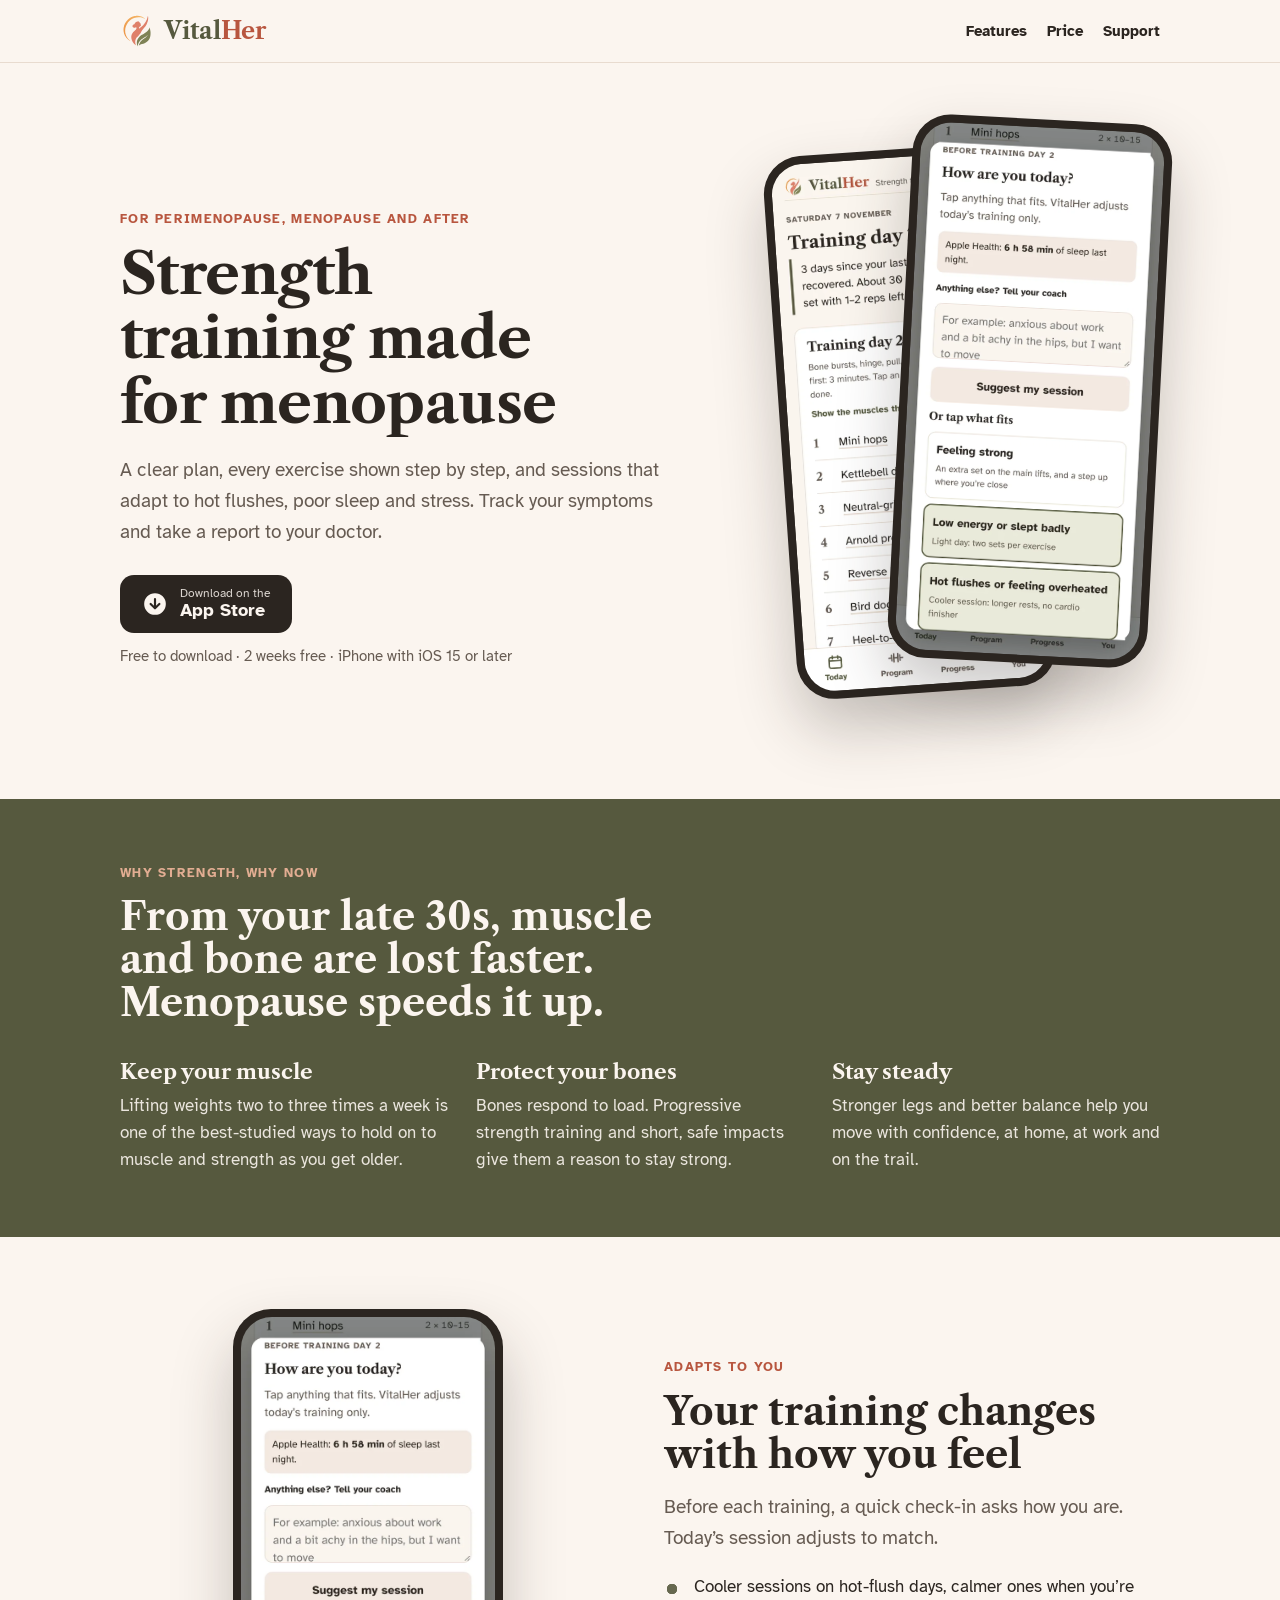
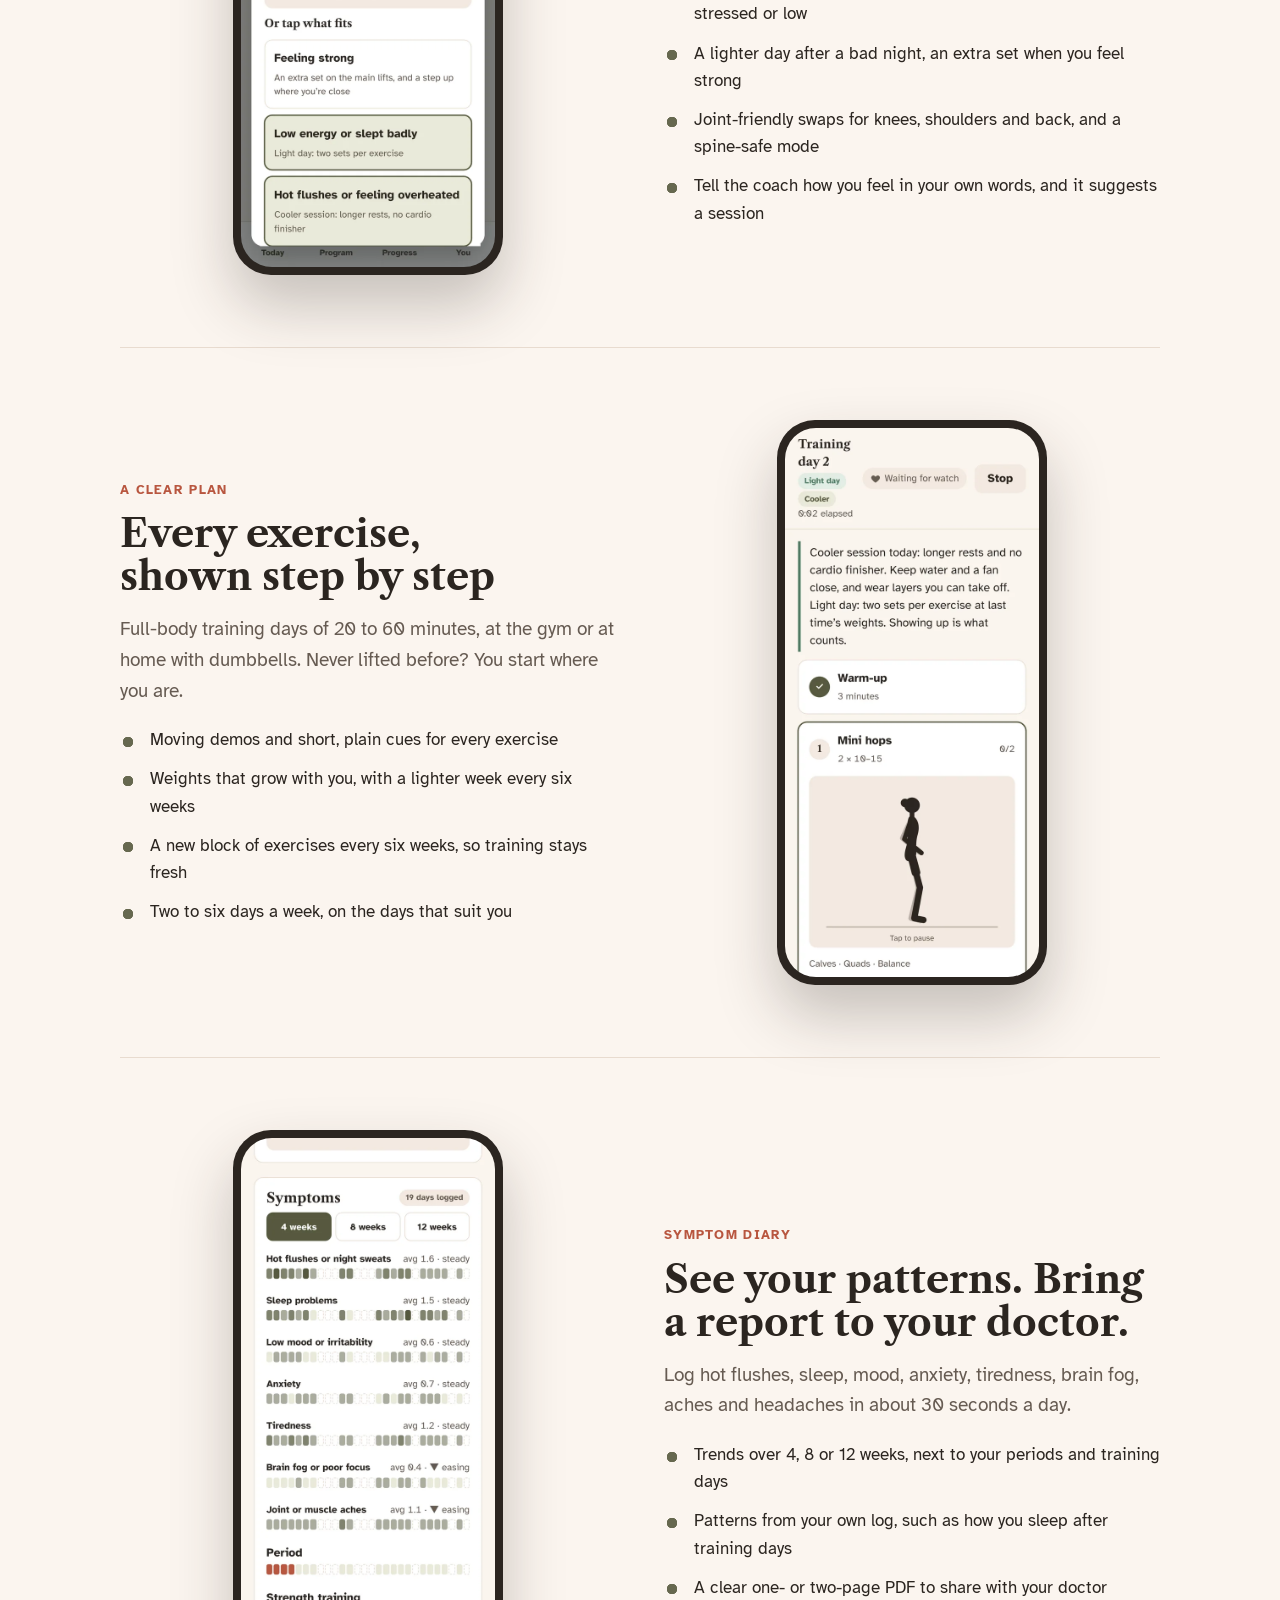
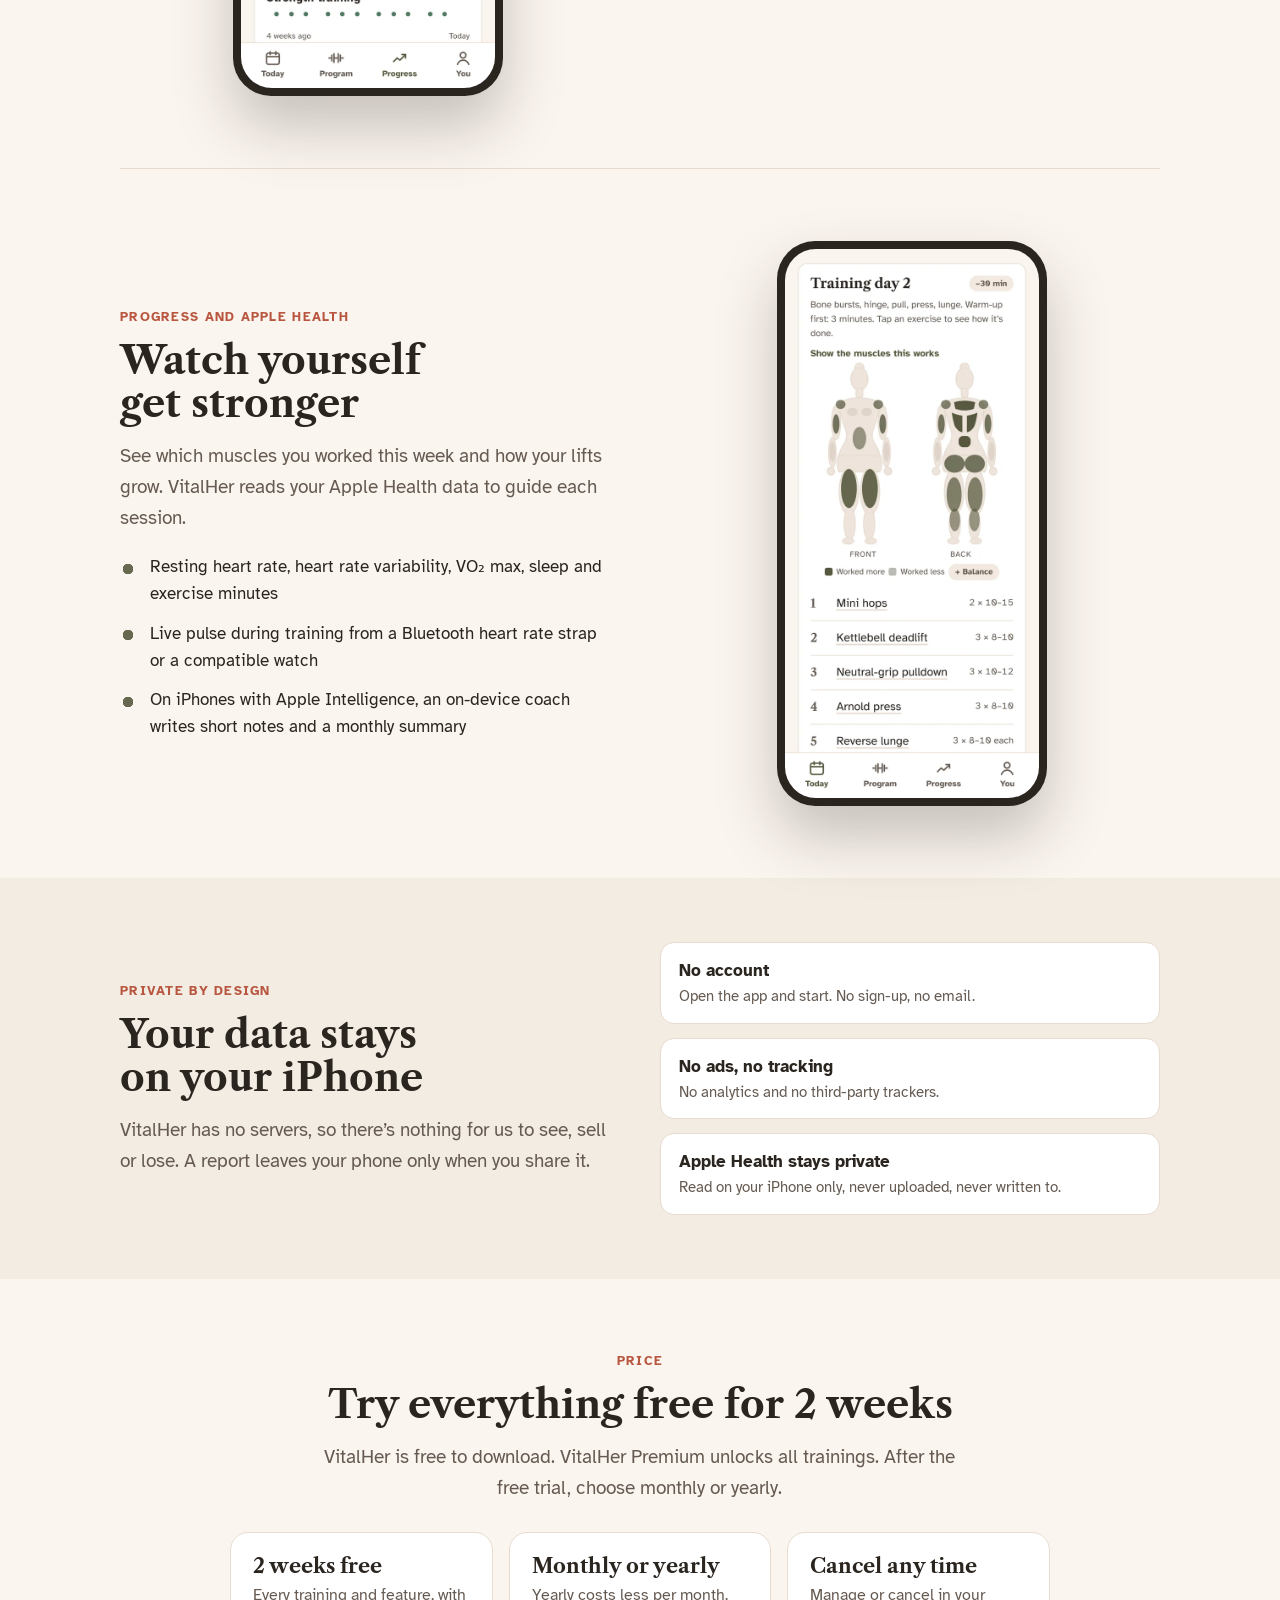
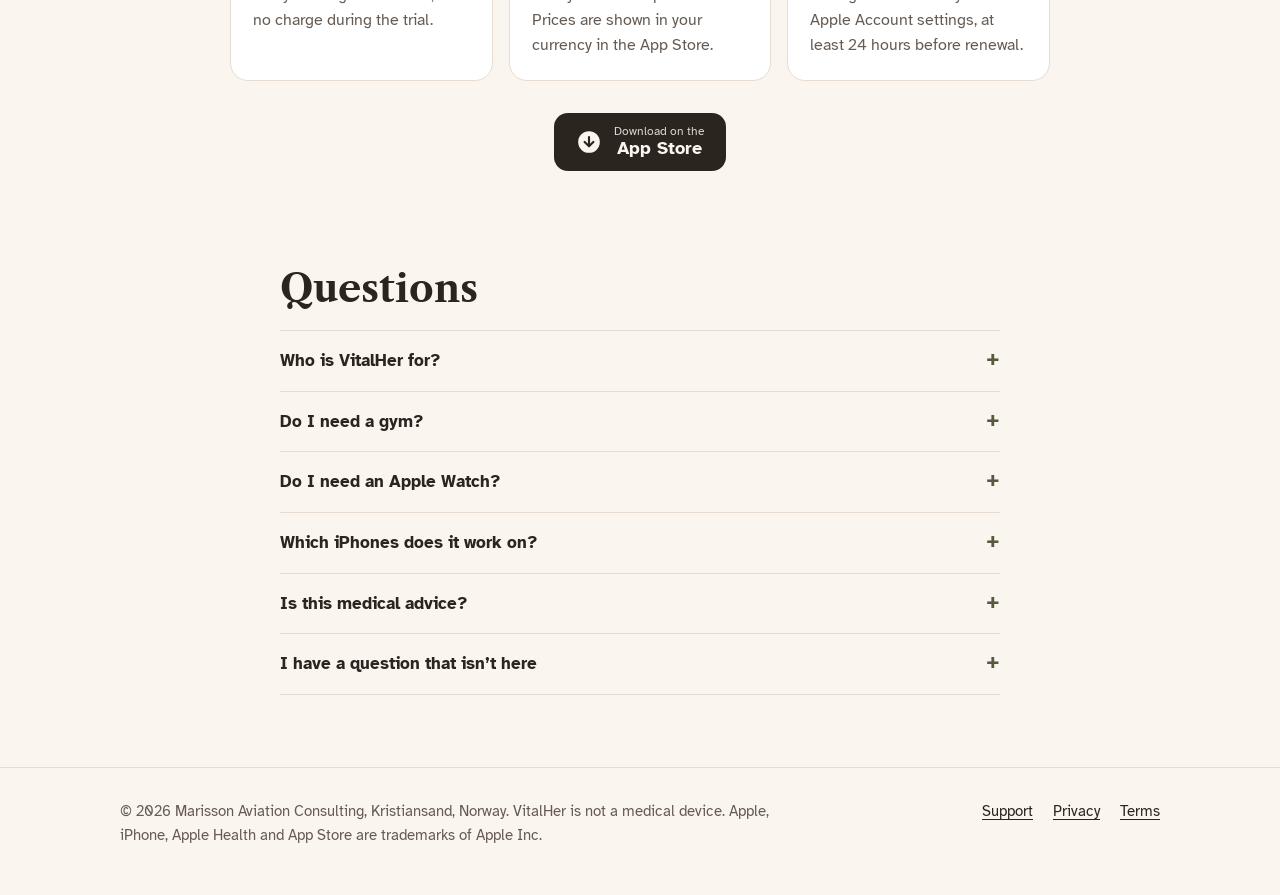
<file: index.html>
<!doctype html>
<html lang="en">
<head>
<meta charset="utf-8">
<meta name="viewport" content="width=device-width, initial-scale=1, viewport-fit=cover">
<title>VitalHer: Strength training for menopause</title>
<meta name="description" content="VitalHer is a strength training app for women in perimenopause, menopause and after. Training that adapts to how you feel, a symptom diary and a report for your doctor. Your data stays on your iPhone.">
<meta name="apple-itunes-app" content="app-id=6827996720">
<meta property="og:title" content="VitalHer: Strength training for menopause">
<meta property="og:description" content="Training that adapts to hot flushes, poor sleep and stress. Symptom diary and a report for your doctor. Free for 2 weeks on iPhone.">
<meta property="og:image" content="img/today.webp">
<meta name="theme-color" content="#56593E">
<link rel="icon" href="icon-192.png">
<link rel="apple-touch-icon" href="apple-touch-icon.png">
<link rel="stylesheet" href="fonts.css">
<style>
:root{--bg:#FBF5EF;--surface:#FFFFFF;--ink:#2B2520;--muted:#665B52;--line:#E8DBCF;--accent:#56593E;--coral:#B8563F;--soft:#F3ECE3;--olive-ink:#FBF5EF;
  --display:'Libre Caslon Text',Georgia,serif;--body:'Atkinson Hyperlegible',system-ui,-apple-system,'Segoe UI',sans-serif}
@media (prefers-color-scheme: dark){:root{--bg:#1B1715;--surface:#241F1C;--ink:#F1E9E2;--muted:#B5A79B;--line:#3B342F;--accent:#C4C79A;--coral:#F0A08A;--soft:#2A2421;color-scheme:dark}}
*{box-sizing:border-box}
html{-webkit-text-size-adjust:100%;scroll-behavior:smooth}
body{margin:0;background:var(--bg);color:var(--ink);font-family:var(--body);font-size:1.0625rem;line-height:1.6}
a{color:var(--accent);text-underline-offset:3px}
img{max-width:100%;height:auto;display:block}
.wrap{max-width:1080px;margin:0 auto;padding-inline:20px}
h1,h2,h3{font-family:var(--display);line-height:1.12;text-wrap:balance;margin:0}
h1{font-size:clamp(2.2rem,6vw,3.6rem);font-weight:700;letter-spacing:-.01em}
h2{font-size:clamp(1.7rem,4vw,2.4rem);font-weight:700}
h3{font-size:1.25rem;font-weight:700}
.eyebrow{font-size:.8rem;letter-spacing:.1em;text-transform:uppercase;font-weight:700;color:var(--coral);margin:0 0 12px}
p{margin:0}
.lead{font-size:1.2rem;color:var(--muted);max-width:34em}

/* header */
.top{position:sticky;top:0;z-index:5;background:color-mix(in srgb,var(--bg) 92%,transparent);backdrop-filter:blur(10px);-webkit-backdrop-filter:blur(10px);border-bottom:1px solid var(--line);padding-top:env(safe-area-inset-top,0px)}
.top .wrap{display:flex;align-items:center;gap:16px;min-height:62px}
.brand{display:flex;align-items:center;gap:10px;text-decoration:none;color:var(--ink)}
.brand img{width:34px;height:34px}
.brand b{font-family:var(--display);font-size:1.45rem;color:var(--accent)}
.brand b i{font-style:normal;color:var(--coral)}
.top nav{margin-left:auto;display:flex;gap:20px;font-size:.95rem}
.top nav a{color:var(--ink);text-decoration:none;font-weight:700}
.top nav a:hover{color:var(--accent)}
@media (max-width:640px){.top nav .hide-s{display:none}}

/* buttons */
.store{display:inline-flex;align-items:center;gap:12px;background:var(--ink);color:var(--bg);text-decoration:none;border-radius:14px;padding:12px 22px;min-height:56px}
.store small{display:block;font-size:.72rem;line-height:1.1;opacity:.85}
.store strong{display:block;font-size:1.15rem;line-height:1.15}
.store svg{width:26px;height:26px;flex:none}
.note{font-size:.92rem;color:var(--muted);margin-top:12px}

/* hero */
.hero{padding-block:56px 40px;overflow:hidden}
.hero .wrap{display:grid;grid-template-columns:1.1fr .9fr;gap:40px;align-items:center}
.hero .lead{margin:20px 0 28px}
.phones{position:relative;min-height:640px}
.phone{width:260px;border-radius:38px;padding:8px;background:#2B2520;box-shadow:0 30px 60px rgba(43,37,32,.25)}
.phone img{border-radius:31px;width:100%;aspect-ratio:600/1298;object-fit:cover}
.phones .phone:first-child{position:absolute;right:120px;top:30px;transform:rotate(-4deg)}
.phones .phone:last-child{position:absolute;right:0;top:0;transform:rotate(3deg)}
@media (max-width:860px){.hero .wrap{grid-template-columns:1fr}.phones{min-height:560px;max-width:420px;margin:0 auto;width:100%}.phones .phone:first-child{right:auto;left:0}.phone{width:230px}}

/* why */
.why{background:var(--accent);color:var(--olive-ink);padding-block:64px}
.why .eyebrow{color:#F2B79C}
.why h2{max-width:20em}
.why .grid{display:grid;grid-template-columns:repeat(3,1fr);gap:28px;margin-top:36px}
.why h3{font-size:1.3rem;margin-bottom:8px}
.why p{opacity:.9}
@media (prefers-color-scheme: dark){.why{background:#3A3C2A}}
@media (max-width:760px){.why .grid{grid-template-columns:1fr}}

/* features */
.feat{padding-block:72px;display:grid;grid-template-columns:1fr 1fr;gap:48px;align-items:center}
.feat + .feat{border-top:1px solid var(--line)}
.feat .phone{width:270px;margin:0 auto}
.feat.flip .shot{order:2}
.feat h2{margin-bottom:16px}
.feat ul{margin:20px 0 0;padding:0;list-style:none;display:grid;gap:12px}
.feat li{padding-left:30px;position:relative}
.feat li::before{content:'';position:absolute;left:0;top:.45em;width:16px;height:16px;border-radius:50%;background:var(--accent);opacity:.9;
  -webkit-mask:radial-gradient(circle,#000 45%,transparent 47%);mask:radial-gradient(circle,#000 45%,transparent 47%)}
@media (max-width:760px){.feat{grid-template-columns:1fr;gap:32px;padding-block:56px}.feat.flip .shot{order:0}}

/* privacy band */
.privacy{background:var(--soft);padding-block:64px}
.privacy .wrap{display:grid;grid-template-columns:1fr 1fr;gap:40px;align-items:center}
.ticks{display:grid;gap:14px;margin:0;padding:0;list-style:none}
.ticks li{background:var(--surface);border:1px solid var(--line);border-radius:14px;padding:14px 18px;font-weight:700}
.ticks li span{display:block;font-weight:400;color:var(--muted);font-size:.95rem}
@media (max-width:760px){.privacy .wrap{grid-template-columns:1fr}}

/* price */
.price{padding-block:72px;text-align:center}
.price .lead{margin:16px auto 28px}
.cards{display:grid;grid-template-columns:repeat(3,1fr);gap:16px;max-width:820px;margin:0 auto 32px;text-align:left}
.card{background:var(--surface);border:1px solid var(--line);border-radius:18px;padding:22px}
.card h3{margin-bottom:6px}
.card p{color:var(--muted);font-size:.98rem}
@media (max-width:760px){.cards{grid-template-columns:1fr}}

/* faq */
.faq{padding-block:24px 72px;max-width:760px}
.faq h2{margin-bottom:20px}
details{border-top:1px solid var(--line);padding:16px 0}
details:last-of-type{border-bottom:1px solid var(--line)}
summary{font-weight:700;cursor:pointer;font-size:1.08rem;list-style:none;display:flex;justify-content:space-between;gap:16px}
summary::-webkit-details-marker{display:none}
summary::after{content:'+';font-size:1.4rem;line-height:1;color:var(--accent)}
details[open] summary::after{content:'–'}
details p{margin-top:10px;color:var(--muted)}

/* footer */
footer{border-top:1px solid var(--line);padding-block:32px 48px;font-size:.92rem;color:var(--muted)}
footer .wrap{display:flex;flex-wrap:wrap;gap:12px 28px;justify-content:space-between}
footer nav{display:flex;gap:20px;flex-wrap:wrap}
footer a{color:var(--ink)}
.disclaimer{max-width:46em}
</style>
</head>
<body>

<header class="top"><div class="wrap">
  <a class="brand" href="./"><img src="img/mark.svg" alt=""><b>Vital<i>Her</i></b></a>
  <nav><a class="hide-s" href="#features">Features</a><a class="hide-s" href="#price">Price</a><a href="support.html">Support</a></nav>
</div></header>

<main>
<section class="hero"><div class="wrap">
  <div>
    <p class="eyebrow">For perimenopause, menopause and after</p>
    <h1>Strength training made for menopause</h1>
    <p class="lead">A clear plan, every exercise shown step by step, and sessions that adapt to hot flushes, poor sleep and stress. Track your symptoms and take a report to your doctor.</p>
    <a class="store" href="https://apps.apple.com/app/id6827996720">
      <svg viewBox="0 0 24 24" aria-hidden="true"><path fill="currentColor" d="M12 2a10 10 0 1 0 0 20 10 10 0 0 0 0-20Zm0 4.5a1 1 0 0 1 1 1v6.09l2.3-2.3a1 1 0 1 1 1.4 1.42l-4 4a1 1 0 0 1-1.4 0l-4-4a1 1 0 1 1 1.4-1.42l2.3 2.3V7.5a1 1 0 0 1 1-1Z"/></svg>
      <span><small>Download on the</small><strong>App Store</strong></span>
    </a>
    <p class="note">Free to download · 2 weeks free · iPhone with iOS 15 or later</p>
  </div>
  <div class="phones" aria-hidden="true">
    <div class="phone"><img src="img/today.webp" alt="" width="600" height="1298"></div>
    <div class="phone"><img src="img/checkin.webp" alt="" width="600" height="1298"></div>
  </div>
</div></section>

<section class="why"><div class="wrap">
  <p class="eyebrow">Why strength, why now</p>
  <h2>From your late 30s, muscle and bone are lost faster. Menopause speeds it up.</h2>
  <div class="grid">
    <div><h3>Keep your muscle</h3><p>Lifting weights two to three times a week is one of the best-studied ways to hold on to muscle and strength as you get older.</p></div>
    <div><h3>Protect your bones</h3><p>Bones respond to load. Progressive strength training and short, safe impacts give them a reason to stay strong.</p></div>
    <div><h3>Stay steady</h3><p>Stronger legs and better balance help you move with confidence, at home, at work and on the trail.</p></div>
  </div>
</div></section>

<div class="wrap" id="features">
  <section class="feat">
    <div class="shot"><div class="phone"><img src="img/checkin.webp" alt="The check-in before training, with options for low energy and hot flushes" width="600" height="1298" loading="lazy"></div></div>
    <div>
      <p class="eyebrow">Adapts to you</p>
      <h2>Your training changes with how you feel</h2>
      <p class="lead">Before each training, a quick check-in asks how you are. Today’s session adjusts to match.</p>
      <ul>
        <li>Cooler sessions on hot-flush days, calmer ones when you’re stressed or low</li>
        <li>A lighter day after a bad night, an extra set when you feel strong</li>
        <li>Joint-friendly swaps for knees, shoulders and back, and a spine-safe mode</li>
        <li>Tell the coach how you feel in your own words, and it suggests a session</li>
      </ul>
    </div>
  </section>

  <section class="feat flip">
    <div class="shot"><div class="phone"><img src="img/exercise.webp" alt="An exercise with a moving demo figure and simple cues" width="600" height="1298" loading="lazy"></div></div>
    <div>
      <p class="eyebrow">A clear plan</p>
      <h2>Every exercise, shown step by step</h2>
      <p class="lead">Full-body training days of 20 to 60 minutes, at the gym or at home with dumbbells. Never lifted before? You start where you are.</p>
      <ul>
        <li>Moving demos and short, plain cues for every exercise</li>
        <li>Weights that grow with you, with a lighter week every six weeks</li>
        <li>A new block of exercises every six weeks, so training stays fresh</li>
        <li>Two to six days a week, on the days that suit you</li>
      </ul>
    </div>
  </section>

  <section class="feat">
    <div class="shot"><div class="phone"><img src="img/symptoms.webp" alt="Symptom trends over four weeks, with periods and training days" width="600" height="1298" loading="lazy"></div></div>
    <div>
      <p class="eyebrow">Symptom diary</p>
      <h2>See your patterns. Bring a report to your doctor.</h2>
      <p class="lead">Log hot flushes, sleep, mood, anxiety, tiredness, brain fog, aches and headaches in about 30 seconds a day.</p>
      <ul>
        <li>Trends over 4, 8 or 12 weeks, next to your periods and training days</li>
        <li>Patterns from your own log, such as how you sleep after training days</li>
        <li>A clear one- or two-page PDF to share with your doctor</li>
      </ul>
    </div>
  </section>

  <section class="feat flip">
    <div class="shot"><div class="phone"><img src="img/muscles.webp" alt="A body map showing which muscles a training works" width="600" height="1298" loading="lazy"></div></div>
    <div>
      <p class="eyebrow">Progress and Apple Health</p>
      <h2>Watch yourself get stronger</h2>
      <p class="lead">See which muscles you worked this week and how your lifts grow. VitalHer reads your Apple Health data to guide each session.</p>
      <ul>
        <li>Resting heart rate, heart rate variability, VO₂ max, sleep and exercise minutes</li>
        <li>Live pulse during training from a Bluetooth heart rate strap or a compatible watch</li>
        <li>On iPhones with Apple Intelligence, an on-device coach writes short notes and a monthly summary</li>
      </ul>
    </div>
  </section>
</div>

<section class="privacy"><div class="wrap">
  <div>
    <p class="eyebrow">Private by design</p>
    <h2>Your data stays on your iPhone</h2>
    <p class="lead" style="margin-top:16px">VitalHer has no servers, so there’s nothing for us to see, sell or lose. A report leaves your phone only when you share it.</p>
  </div>
  <ul class="ticks">
    <li>No account<span>Open the app and start. No sign-up, no email.</span></li>
    <li>No ads, no tracking<span>No analytics and no third-party trackers.</span></li>
    <li>Apple Health stays private<span>Read on your iPhone only, never uploaded, never written to.</span></li>
  </ul>
</div></section>

<section class="price" id="price"><div class="wrap">
  <p class="eyebrow">Price</p>
  <h2>Try everything free for 2 weeks</h2>
  <p class="lead">VitalHer is free to download. VitalHer Premium unlocks all trainings. After the free trial, choose monthly or yearly.</p>
  <div class="cards">
    <div class="card"><h3>2 weeks free</h3><p>Every training and feature, with no charge during the trial.</p></div>
    <div class="card"><h3>Monthly or yearly</h3><p>Yearly costs less per month. Prices are shown in your currency in the App Store.</p></div>
    <div class="card"><h3>Cancel any time</h3><p>Manage or cancel in your Apple Account settings, at least 24 hours before renewal.</p></div>
  </div>
  <a class="store" href="https://apps.apple.com/app/id6827996720">
    <svg viewBox="0 0 24 24" aria-hidden="true"><path fill="currentColor" d="M12 2a10 10 0 1 0 0 20 10 10 0 0 0 0-20Zm0 4.5a1 1 0 0 1 1 1v6.09l2.3-2.3a1 1 0 1 1 1.4 1.42l-4 4a1 1 0 0 1-1.4 0l-4-4a1 1 0 1 1 1.4-1.42l2.3 2.3V7.5a1 1 0 0 1 1-1Z"/></svg>
    <span><small>Download on the</small><strong>App Store</strong></span>
  </a>
</div></section>

<section class="wrap faq">
  <h2>Questions</h2>
  <details><summary>Who is VitalHer for?</summary><p>Women from 35 in perimenopause, menopause or after, whether you’re new to weights or coming back after a break.</p></details>
  <details><summary>Do I need a gym?</summary><p>No. Choose gym or home when you set up. At home, a set of dumbbells is enough, and VitalHer picks exercises that work with them.</p></details>
  <details><summary>Do I need an Apple Watch?</summary><p>No. VitalHer works on its own. With Apple Health and a watch, it can use your sleep, resting heart rate and more to guide each session.</p></details>
  <details><summary>Which iPhones does it work on?</summary><p>Any iPhone with iOS 15 or later. The on-device AI coach needs an iPhone with Apple Intelligence. Without it, VitalHer uses its own built-in texts.</p></details>
  <details><summary>Is this medical advice?</summary><p>No. VitalHer gives general training guidance and does not diagnose or treat any condition. Talk to your doctor before you start a new exercise programme, especially if you have a health condition.</p></details>
  <details><summary>I have a question that isn’t here</summary><p>See <a href="support.html">Support</a> or email <a href="mailto:app@maravconsult.com">app@maravconsult.com</a>.</p></details>
</section>
</main>

<footer><div class="wrap">
  <div class="disclaimer">© 2026 Marisson Aviation Consulting, Kristiansand, Norway. VitalHer is not a medical device. Apple, iPhone, Apple Health and App Store are trademarks of Apple Inc.</div>
  <nav><a href="support.html">Support</a><a href="privacy.html">Privacy</a><a href="terms.html">Terms</a></nav>
</div></footer>
</body>
</html>
</file>
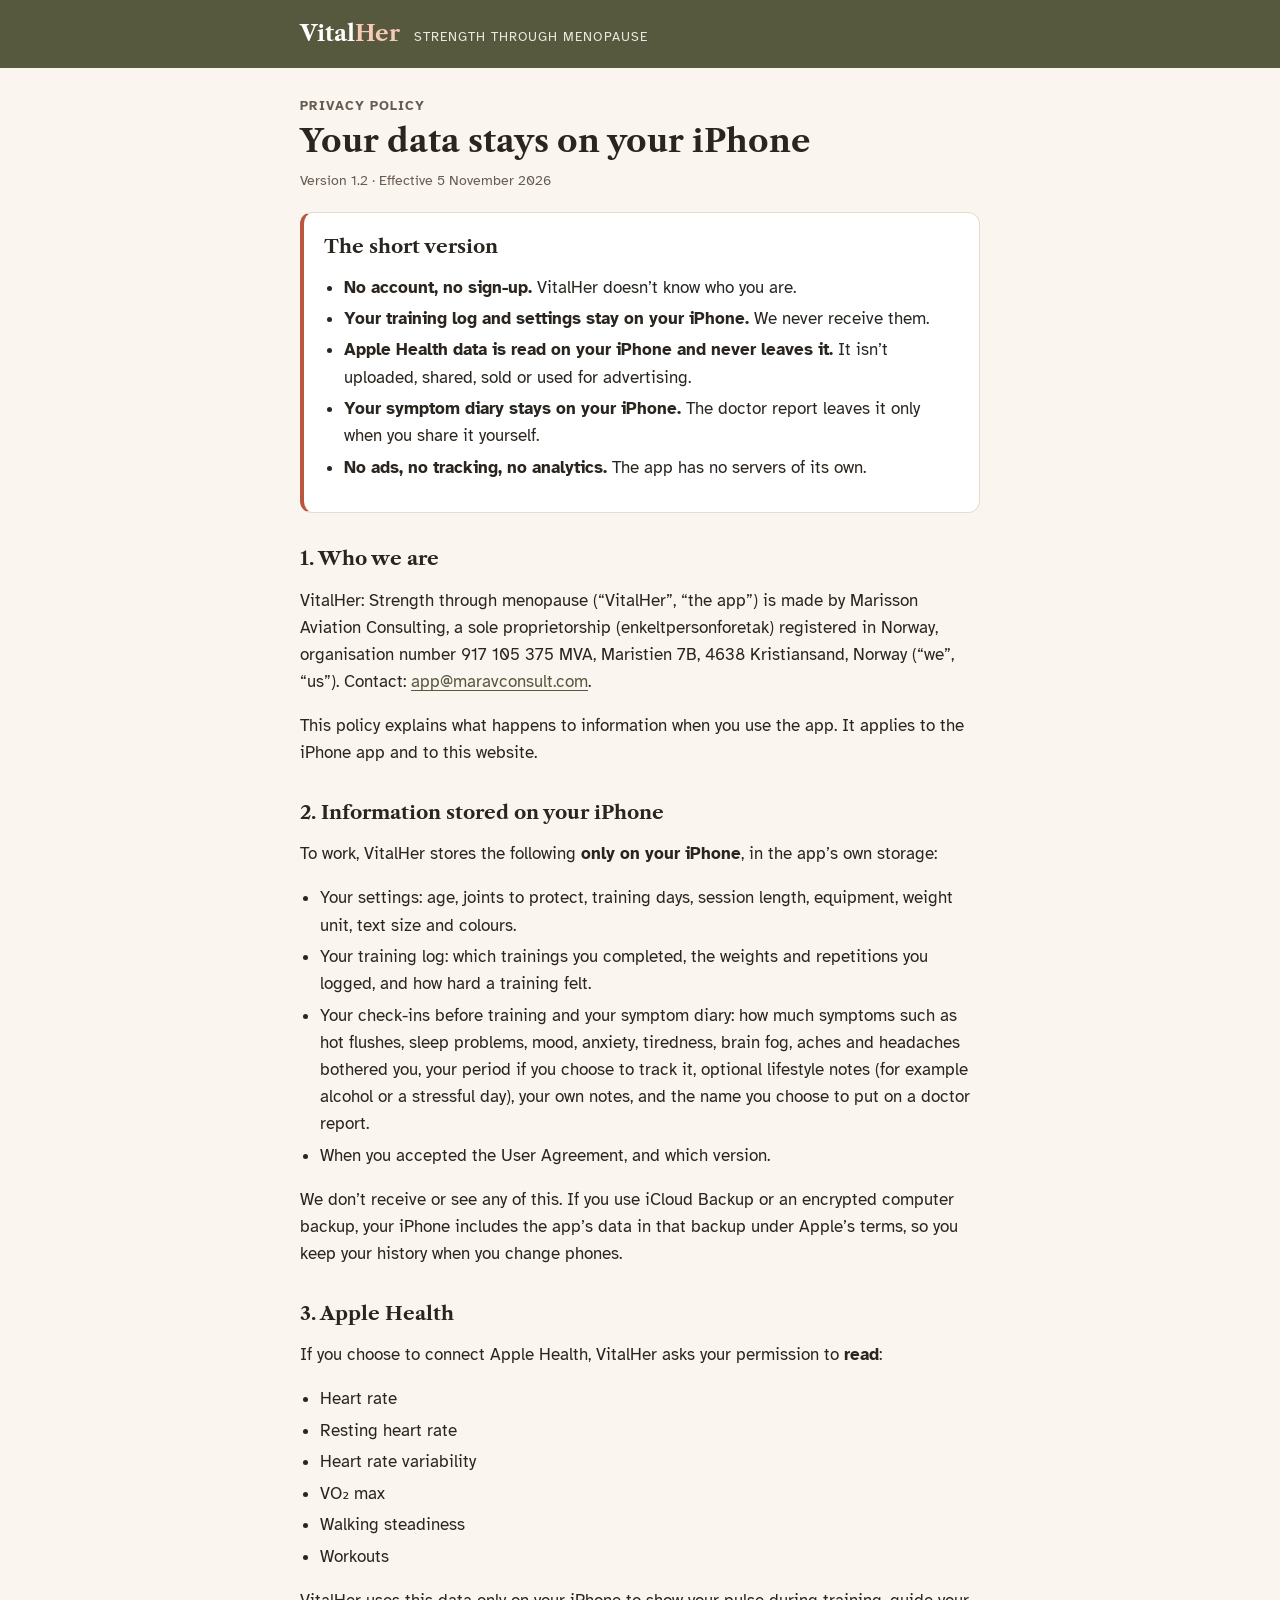
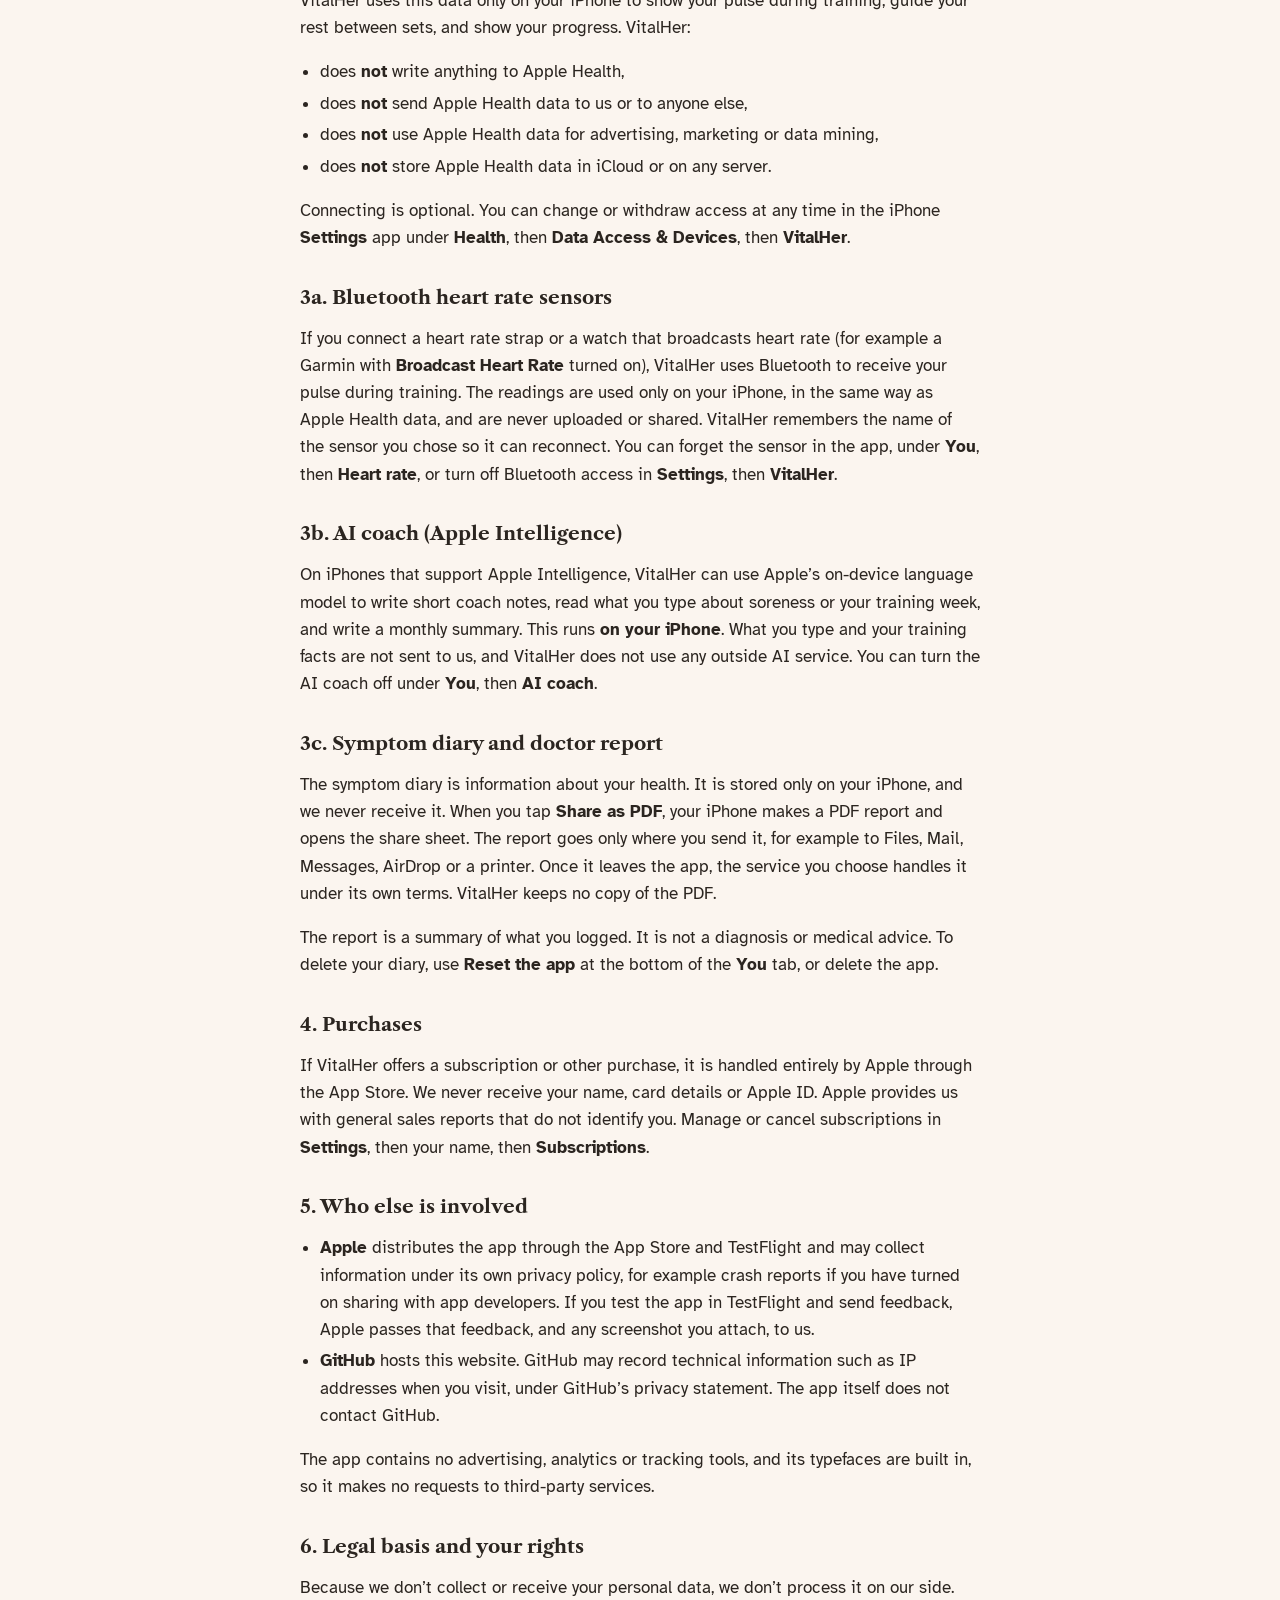
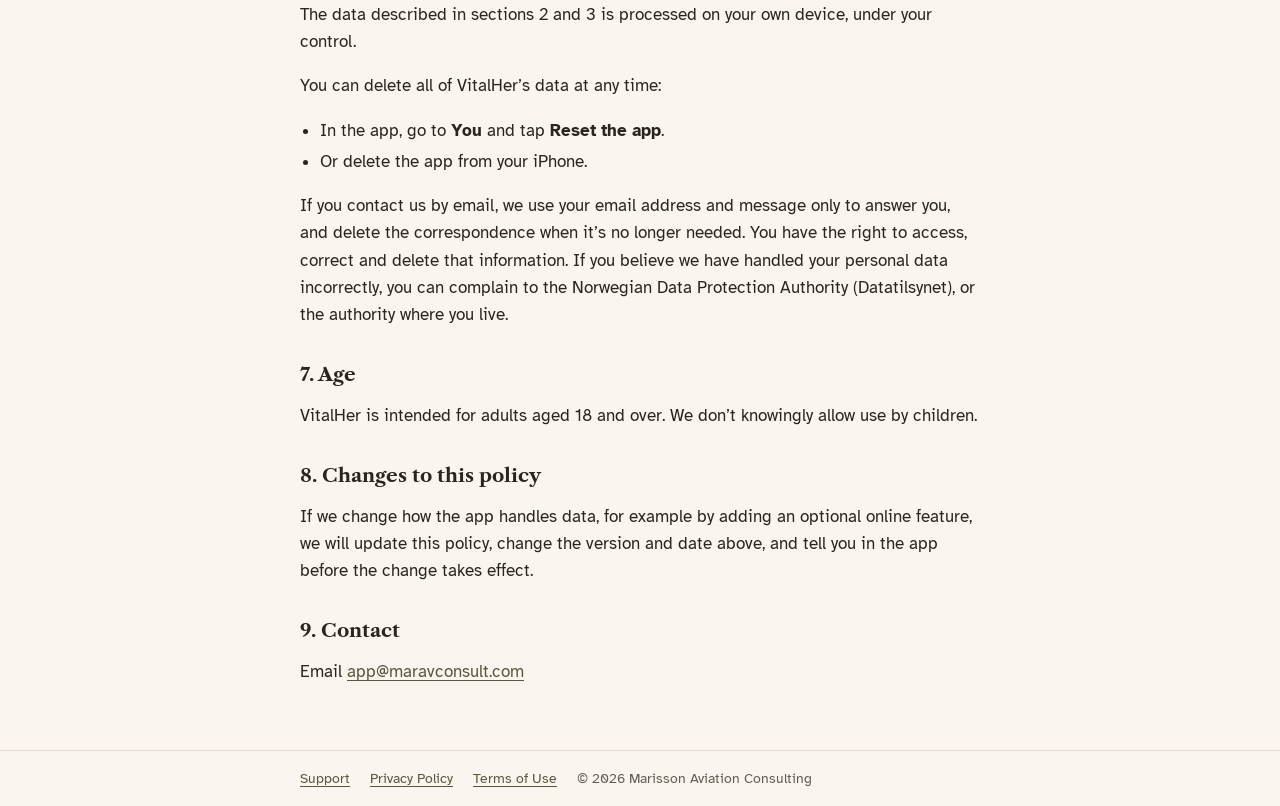
<file: privacy.html>
<!doctype html>
<html lang="en">
<head>
<meta charset="utf-8">
<meta name="viewport" content="width=device-width, initial-scale=1, viewport-fit=cover">
<title>Privacy Policy · VitalHer: Strength through menopause</title>
<meta name="description" content="How VitalHer: Strength through menopause handles your data. Your training log and Apple Health data stay on your iPhone.">
<link rel="stylesheet" href="fonts.css">
<link rel="stylesheet" href="pages.css">
</head>
<body>
<header class="top"><div class="in"><a class="mark" href="./">Vital<i>Her</i></a><span>Strength through menopause</span></div></header>
<main class="doc">
<p class="eyebrow">Privacy Policy</p>
<h1>Your data stays on your iPhone</h1>
<p class="meta">Version 1.2 · Effective 5 November 2026</p>

<div class="summary">
  <h2>The short version</h2>
  <ul>
    <li><b>No account, no sign-up.</b> VitalHer doesn’t know who you are.</li>
    <li><b>Your training log and settings stay on your iPhone.</b> We never receive them.</li>
    <li><b>Apple Health data is read on your iPhone and never leaves it.</b> It isn’t uploaded, shared, sold or used for advertising.</li>
    <li><b>Your symptom diary stays on your iPhone.</b> The doctor report leaves it only when you share it yourself.</li>
    <li><b>No ads, no tracking, no analytics.</b> The app has no servers of its own.</li>
  </ul>
</div>

<h2>1. Who we are</h2>
<p>VitalHer: Strength through menopause (“VitalHer”, “the app”) is made by Marisson Aviation Consulting, a sole proprietorship (enkeltpersonforetak) registered in Norway, organisation number 917 105 375 MVA, Maristien 7B, 4638 Kristiansand, Norway (“we”, “us”). Contact: <a href="mailto:app@maravconsult.com">app@maravconsult.com</a>.</p>
<p>This policy explains what happens to information when you use the app. It applies to the iPhone app and to this website.</p>

<h2>2. Information stored on your iPhone</h2>
<p>To work, VitalHer stores the following <b>only on your iPhone</b>, in the app’s own storage:</p>
<ul>
  <li>Your settings: age, joints to protect, training days, session length, equipment, weight unit, text size and colours.</li>
  <li>Your training log: which trainings you completed, the weights and repetitions you logged, and how hard a training felt.</li>
  <li>Your check-ins before training and your symptom diary: how much symptoms such as hot flushes, sleep problems, mood, anxiety, tiredness, brain fog, aches and headaches bothered you, your period if you choose to track it, optional lifestyle notes (for example alcohol or a stressful day), your own notes, and the name you choose to put on a doctor report.</li>
  <li>When you accepted the User Agreement, and which version.</li>
</ul>
<p>We don’t receive or see any of this. If you use iCloud Backup or an encrypted computer backup, your iPhone includes the app’s data in that backup under Apple’s terms, so you keep your history when you change phones.</p>

<h2>3. Apple Health</h2>
<p>If you choose to connect Apple Health, VitalHer asks your permission to <b>read</b>:</p>
<ul>
  <li>Heart rate</li>
  <li>Resting heart rate</li>
  <li>Heart rate variability</li>
  <li>VO₂ max</li>
  <li>Walking steadiness</li>
  <li>Workouts</li>
</ul>
<p>VitalHer uses this data only on your iPhone to show your pulse during training, guide your rest between sets, and show your progress. VitalHer:</p>
<ul>
  <li>does <b>not</b> write anything to Apple Health,</li>
  <li>does <b>not</b> send Apple Health data to us or to anyone else,</li>
  <li>does <b>not</b> use Apple Health data for advertising, marketing or data mining,</li>
  <li>does <b>not</b> store Apple Health data in iCloud or on any server.</li>
</ul>
<p>Connecting is optional. You can change or withdraw access at any time in the iPhone <b>Settings</b> app under <b>Health</b>, then <b>Data Access &amp; Devices</b>, then <b>VitalHer</b>.</p>

<h2>3a. Bluetooth heart rate sensors</h2>
<p>If you connect a heart rate strap or a watch that broadcasts heart rate (for example a Garmin with <b>Broadcast Heart Rate</b> turned on), VitalHer uses Bluetooth to receive your pulse during training. The readings are used only on your iPhone, in the same way as Apple Health data, and are never uploaded or shared. VitalHer remembers the name of the sensor you chose so it can reconnect. You can forget the sensor in the app, under <b>You</b>, then <b>Heart rate</b>, or turn off Bluetooth access in <b>Settings</b>, then <b>VitalHer</b>.</p>

<h2>3b. AI coach (Apple Intelligence)</h2>
<p>On iPhones that support Apple Intelligence, VitalHer can use Apple’s on-device language model to write short coach notes, read what you type about soreness or your training week, and write a monthly summary. This runs <b>on your iPhone</b>. What you type and your training facts are not sent to us, and VitalHer does not use any outside AI service. You can turn the AI coach off under <b>You</b>, then <b>AI coach</b>.</p>

<h2>3c. Symptom diary and doctor report</h2>
<p>The symptom diary is information about your health. It is stored only on your iPhone, and we never receive it. When you tap <b>Share as PDF</b>, your iPhone makes a PDF report and opens the share sheet. The report goes only where you send it, for example to Files, Mail, Messages, AirDrop or a printer. Once it leaves the app, the service you choose handles it under its own terms. VitalHer keeps no copy of the PDF.</p>
<p>The report is a summary of what you logged. It is not a diagnosis or medical advice. To delete your diary, use <b>Reset the app</b> at the bottom of the <b>You</b> tab, or delete the app.</p>

<h2>4. Purchases</h2>
<p>If VitalHer offers a subscription or other purchase, it is handled entirely by Apple through the App Store. We never receive your name, card details or Apple ID. Apple provides us with general sales reports that do not identify you. Manage or cancel subscriptions in <b>Settings</b>, then your name, then <b>Subscriptions</b>.</p>

<h2>5. Who else is involved</h2>
<ul>
  <li><b>Apple</b> distributes the app through the App Store and TestFlight and may collect information under its own privacy policy, for example crash reports if you have turned on sharing with app developers. If you test the app in TestFlight and send feedback, Apple passes that feedback, and any screenshot you attach, to us.</li>
  <li><b>GitHub</b> hosts this website. GitHub may record technical information such as IP addresses when you visit, under GitHub’s privacy statement. The app itself does not contact GitHub.</li>
</ul>
<p>The app contains no advertising, analytics or tracking tools, and its typefaces are built in, so it makes no requests to third-party services.</p>

<h2>6. Legal basis and your rights</h2>
<p>Because we don’t collect or receive your personal data, we don’t process it on our side. The data described in sections 2 and 3 is processed on your own device, under your control.</p>
<p>You can delete all of VitalHer’s data at any time:</p>
<ul>
  <li>In the app, go to <b>You</b> and tap <b>Reset the app</b>.</li>
  <li>Or delete the app from your iPhone.</li>
</ul>
<p>If you contact us by email, we use your email address and message only to answer you, and delete the correspondence when it’s no longer needed. You have the right to access, correct and delete that information. If you believe we have handled your personal data incorrectly, you can complain to the Norwegian Data Protection Authority (Datatilsynet), or the authority where you live.</p>

<h2>7. Age</h2>
<p>VitalHer is intended for adults aged 18 and over. We don’t knowingly allow use by children.</p>

<h2>8. Changes to this policy</h2>
<p>If we change how the app handles data, for example by adding an optional online feature, we will update this policy, change the version and date above, and tell you in the app before the change takes effect.</p>

<h2>9. Contact</h2>
<p>Email <a href="mailto:app@maravconsult.com">app@maravconsult.com</a></p>
</main>
<footer class="foot"><div class="in"><a href="support.html">Support</a><a href="privacy.html">Privacy Policy</a><a href="terms.html">Terms of Use</a><span>© 2026 Marisson Aviation Consulting</span></div></footer>
</body>
</html>
</file>
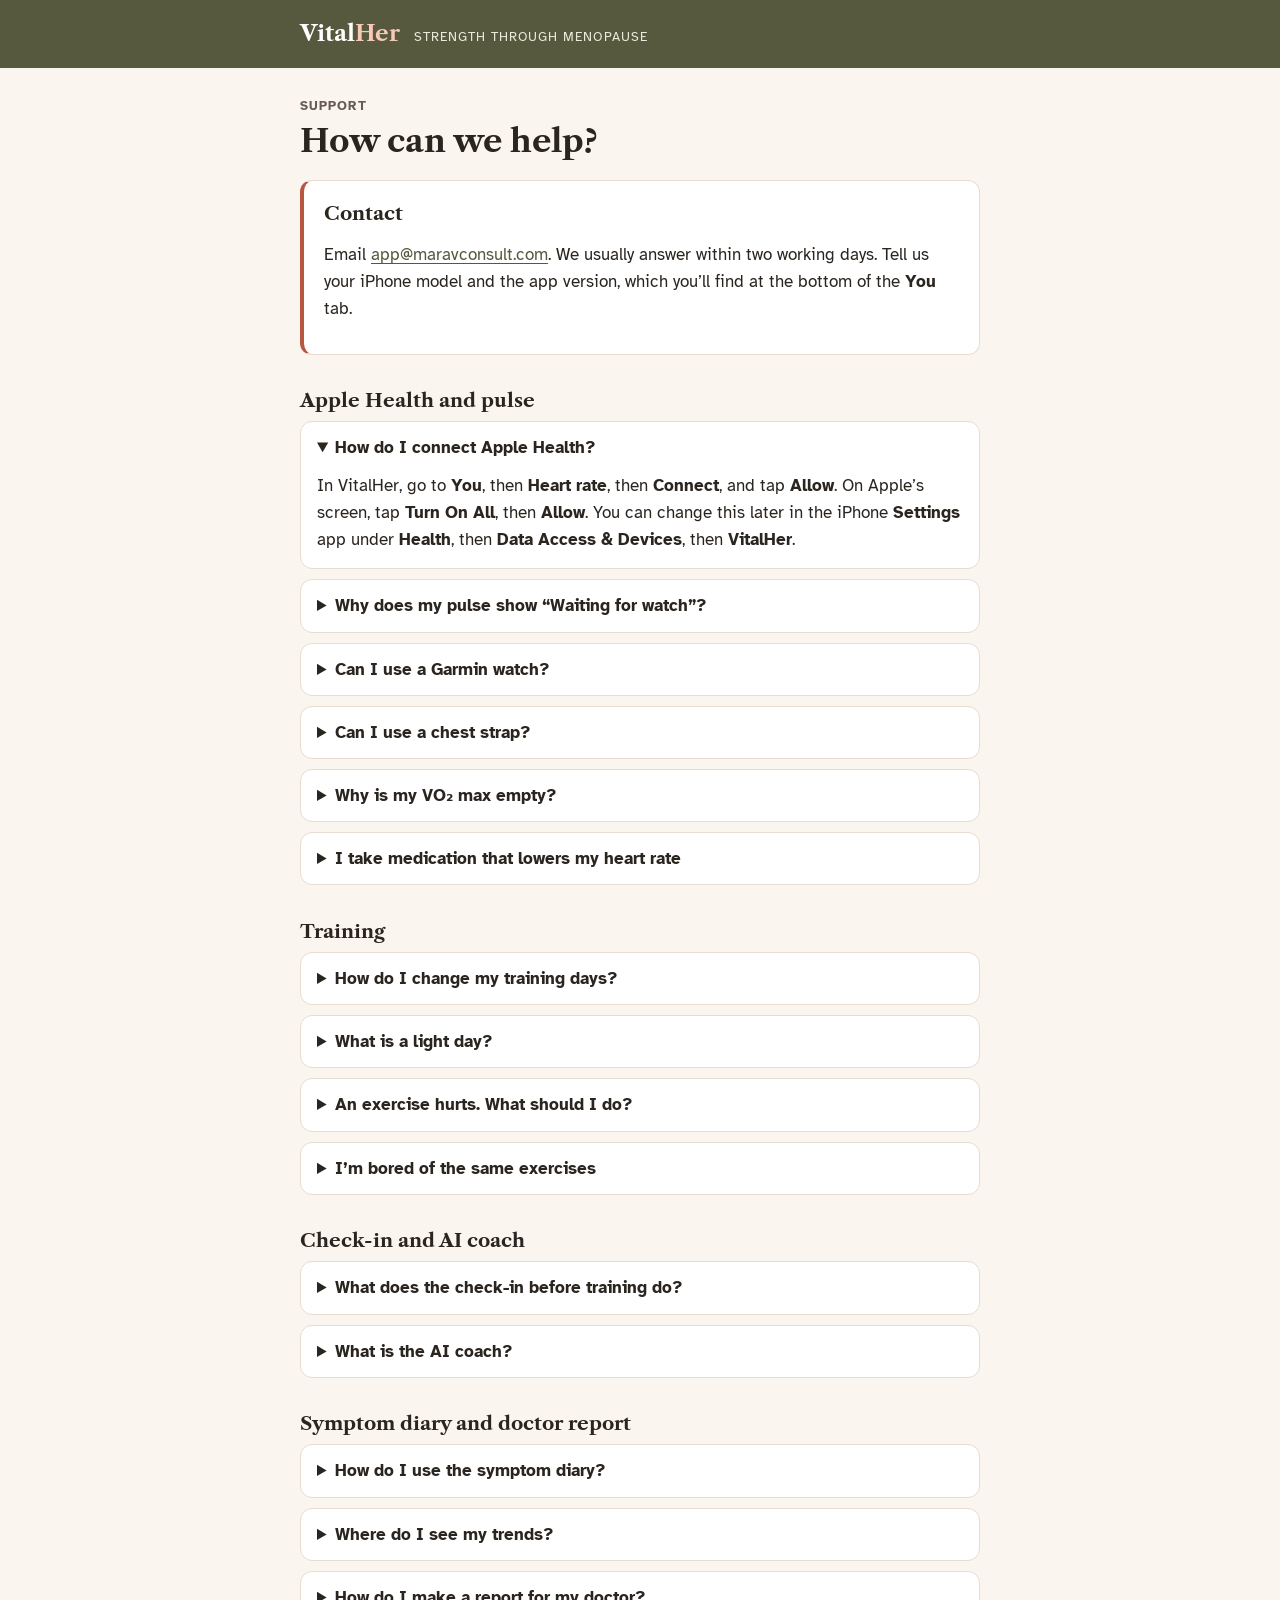
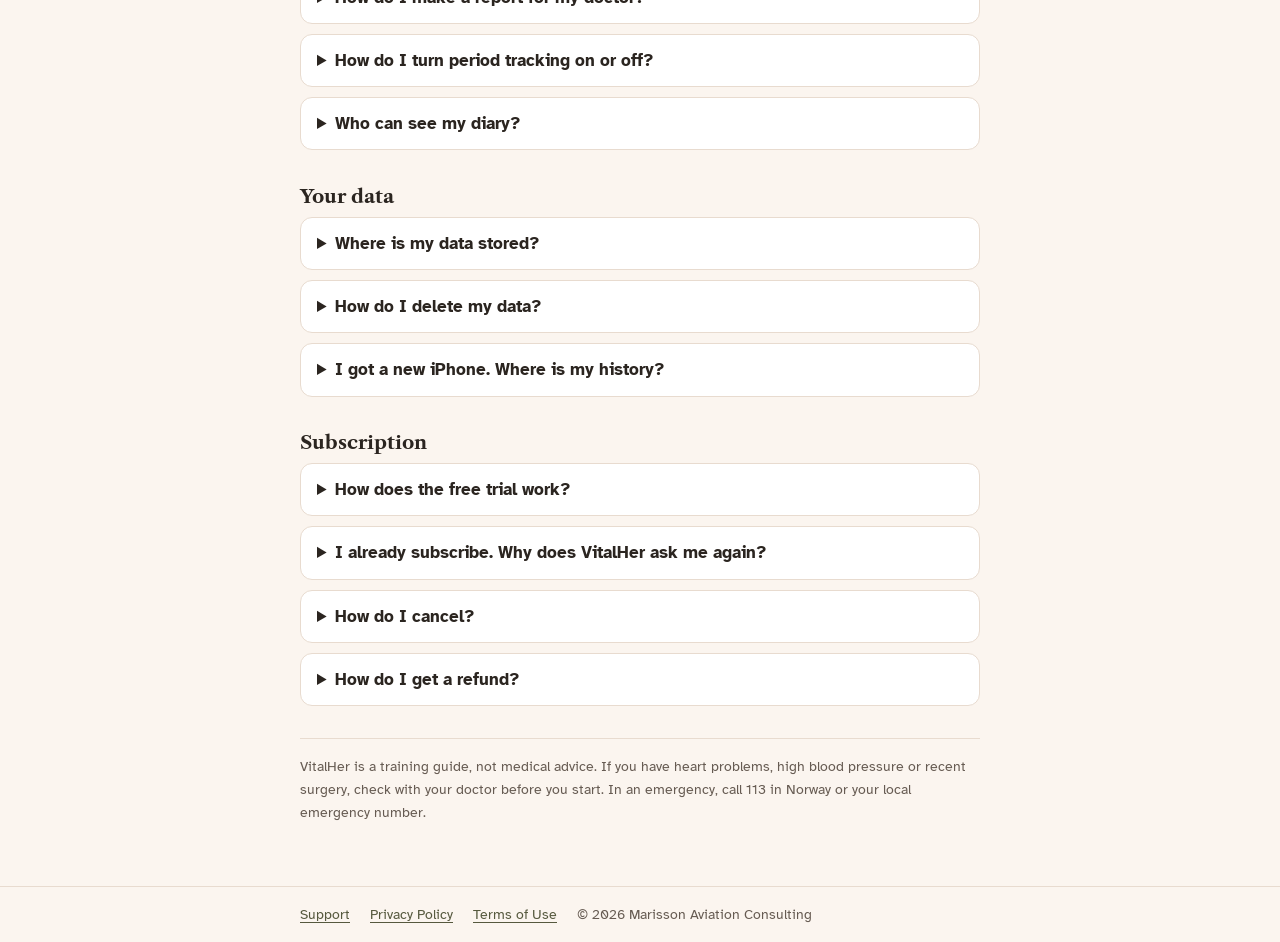
<file: support.html>
<!doctype html>
<html lang="en">
<head>
<meta charset="utf-8">
<meta name="viewport" content="width=device-width, initial-scale=1, viewport-fit=cover">
<title>Support · VitalHer: Strength through menopause</title>
<meta name="description" content="Help with VitalHer: Strength through menopause. Training, check-in, symptom diary, doctor report, Apple Health, subscriptions and contact.">
<link rel="stylesheet" href="fonts.css">
<link rel="stylesheet" href="pages.css">
</head>
<body>
<header class="top"><div class="in"><a class="mark" href="./">Vital<i>Her</i></a><span>Strength through menopause</span></div></header>
<main class="doc">
<p class="eyebrow">Support</p>
<h1>How can we help?</h1>
<div class="summary">
  <h2>Contact</h2>
  <p>Email <a href="mailto:app@maravconsult.com">app@maravconsult.com</a>. We usually answer within two working days. Tell us your iPhone model and the app version, which you’ll find at the bottom of the <b>You</b> tab.</p>
</div>

<h2>Apple Health and pulse</h2>
<details open><summary>How do I connect Apple Health?</summary>
<p>In VitalHer, go to <b>You</b>, then <b>Heart rate</b>, then <b>Connect</b>, and tap <b>Allow</b>. On Apple’s screen, tap <b>Turn On All</b>, then <b>Allow</b>. You can change this later in the iPhone <b>Settings</b> app under <b>Health</b>, then <b>Data Access &amp; Devices</b>, then <b>VitalHer</b>.</p></details>
<details><summary>Why does my pulse show “Waiting for watch”?</summary>
<p>An Apple Watch sends heart rate to your iPhone every few minutes, unless a workout is running on the watch. For live pulse, start a <b>Traditional Strength Training</b> workout on your Apple Watch when you start a training in VitalHer, and end it when you finish.</p></details>
<details><summary>Can I use a Garmin watch?</summary>
<p>Yes, in two ways. For <b>live pulse during training</b>, turn on <b>Broadcast Heart Rate</b> on the watch (on most models: hold <b>UP</b> or open the controls menu). Then in VitalHer, go to <b>You</b>, then <b>Heart rate</b>, and tap <b>Connect</b> next to <b>Live over Bluetooth</b>. Turn on Broadcast Heart Rate before each training.</p>
<p>For <b>resting pulse and other trends</b>, turn on syncing with Apple Health in the Garmin Connect app. That data arrives when the watch syncs, so it isn’t live.</p></details>
<details><summary>Can I use a chest strap?</summary>
<p>Yes. Polar, Wahoo, Garmin HRM and other Bluetooth heart rate straps work. Put the strap on, wet the pads, then in VitalHer go to <b>You</b>, then <b>Heart rate</b>, and tap <b>Connect</b> next to <b>Live over Bluetooth</b>. A chest strap is the most accurate choice for strength training.</p></details>
<details><summary>Why is my VO₂ max empty?</summary>
<p>Apple Watch estimates VO₂ max during outdoor walks, runs or hikes of at least 20 minutes. It appears in VitalHer once Apple Health has a value.</p></details>
<details><summary>I take medication that lowers my heart rate</summary>
<p>Go to <b>You</b>, then <b>Heart rate</b>, and turn on <b>I take medication that lowers my heart rate</b>. VitalHer then guides you by breathing and effort instead of pulse zones.</p></details>

<h2>Training</h2>
<details><summary>How do I change my training days?</summary>
<p>Go to <b>You</b>, then <b>Training days</b>, and pick 2 to 6 days. To move a single training this week, tap the day in the week strip on the <b>Today</b> tab.</p></details>
<details><summary>What is a light day?</summary>
<p>When you train two days in a row, the second training becomes lighter: two sets per exercise at the same weights. It helps you recover, especially when sleep and energy are up and down.</p></details>
<details><summary>An exercise hurts. What should I do?</summary>
<p>Stop the exercise. Tap <b>Swap exercise</b> for a joint-friendly version, or tell VitalHer which joint is sore in the check-in before your training. If pain lasts more than a few days, see a doctor or physiotherapist.</p></details>
<details><summary>I’m bored of the same exercises</summary>
<p>Every six weeks, after the lighter week, a new block starts with fresh exercises for the same muscles. VitalHer suggests a starting weight from what you lift now. To change sooner, tap <b>Swap exercise</b>, then <b>Try something different</b>. To never see an exercise again, tap <b>Don’t show me this again</b>. You can bring hidden exercises back on the <b>You</b> tab.</p></details>

<h2>Check-in and AI coach</h2>
<details><summary>What does the check-in before training do?</summary>
<p>Before each training, VitalHer asks how you are. Tap what fits, such as low energy, hot flushes, stressed or low, or sore knees, and today’s session adjusts: lighter, cooler, calmer, shorter or joint-friendly. You can also write how you feel in your own words and tap <b>Suggest my session</b>. Tap <b>All good, start</b> to train as planned.</p></details>
<details><summary>What is the AI coach?</summary>
<p>On iPhones with Apple Intelligence (iPhone 15 Pro or newer, with Apple Intelligence turned on), the AI coach writes short coach notes, reads what you type about soreness or your mood, and writes a monthly summary. It runs on your iPhone, and nothing you type leaves it. VitalHer’s own rules still set every exercise and weight. On other iPhones, VitalHer works the same with its own texts. You can turn it off under <b>You</b>, then <b>AI coach</b>.</p></details>

<h2>Symptom diary and doctor report</h2>
<details><summary>How do I use the symptom diary?</summary>
<p>On the <b>Today</b> tab, tap <b>Log today</b>. Rate hot flushes or night sweats, sleep, mood, anxiety, tiredness, brain fog, aches and headaches from None to Severe. You can also log your period, things like alcohol or a stressful day, and a short note. It takes about 30 seconds. Forgot a day? Tap <b>Log yesterday too</b>.</p></details>
<details><summary>Where do I see my trends?</summary>
<p>On the <b>Progress</b> tab, the <b>Symptoms</b> card shows each symptom over 4, 8 or 12 weeks, next to your periods and training days. After 10 logged days, VitalHer shows things that tend to go together in your own log, such as sleep on days after training. These are patterns, not proof of cause.</p></details>
<details><summary>How do I make a report for my doctor?</summary>
<p>On the <b>Progress</b> tab, tap <b>Report for your doctor</b>. Choose 4, 8 or 12 weeks, add your name if you like, and tap <b>Share as PDF</b>. Save it to Files, print it, or send it by Mail, Messages or AirDrop. The report summarises what you logged: averages, week by week, periods, lifestyle and your notes. It is not a diagnosis.</p></details>
<details><summary>How do I turn period tracking on or off?</summary>
<p>Go to <b>You</b> and use <b>Track periods in the symptom diary</b>. It’s on by default if your stage is perimenopause or Not sure.</p></details>
<details><summary>Who can see my diary?</summary>
<p>Only you. The diary is stored on your iPhone, and we never receive it. A report leaves your phone only when you share it yourself. Read the <a href="privacy.html">Privacy Policy</a>.</p></details>

<h2>Your data</h2>
<details><summary>Where is my data stored?</summary>
<p>On your iPhone only. VitalHer has no accounts or servers. Read the <a href="privacy.html">Privacy Policy</a>.</p></details>
<details><summary>How do I delete my data?</summary>
<p>In VitalHer, go to <b>You</b> and tap <b>Reset the app</b> twice. This deletes your training log, check-ins, symptom diary and settings. Or delete the app from your iPhone.</p></details>
<details><summary>I got a new iPhone. Where is my history?</summary>
<p>Restore your new iPhone from an iCloud or computer backup of the old one. VitalHer’s data is included in those backups.</p></details>

<h2>Subscription</h2>
<details><summary>How does the free trial work?</summary>
<p>VitalHer Premium starts with 14 days free. You can look around and build your plan without it, but trainings need VitalHer Premium. Choose yearly or monthly when you start the trial. Apple charges your Apple ID when the trial ends, unless you cancel at least 24 hours before. Prices are shown in your local currency in the app.</p></details>
<details><summary>I already subscribe. Why does VitalHer ask me again?</summary>
<p>On a new iPhone, or after reinstalling, go to <b>You</b>, then <b>VitalHer Premium</b>, and tap <b>Restore purchases</b>. Use the same Apple ID you subscribed with.</p></details>
<details><summary>How do I cancel?</summary>
<p>On your iPhone, open <b>Settings</b>, tap your name, then <b>Subscriptions</b>, then <b>VitalHer</b>, then <b>Cancel Subscription</b>. Cancel at least 24 hours before the renewal date.</p></details>
<details><summary>How do I get a refund?</summary>
<p>Apple handles all payments and refunds. Request one at <a href="https://reportaproblem.apple.com" target="_blank" rel="noopener">reportaproblem.apple.com</a>.</p></details>

<p class="note">VitalHer is a training guide, not medical advice. If you have heart problems, high blood pressure or recent surgery, check with your doctor before you start. In an emergency, call 113 in Norway or your local emergency number.</p>
</main>
<footer class="foot"><div class="in"><a href="support.html">Support</a><a href="privacy.html">Privacy Policy</a><a href="terms.html">Terms of Use</a><span>© 2026 Marisson Aviation Consulting</span></div></footer>
</body>
</html>
</file>
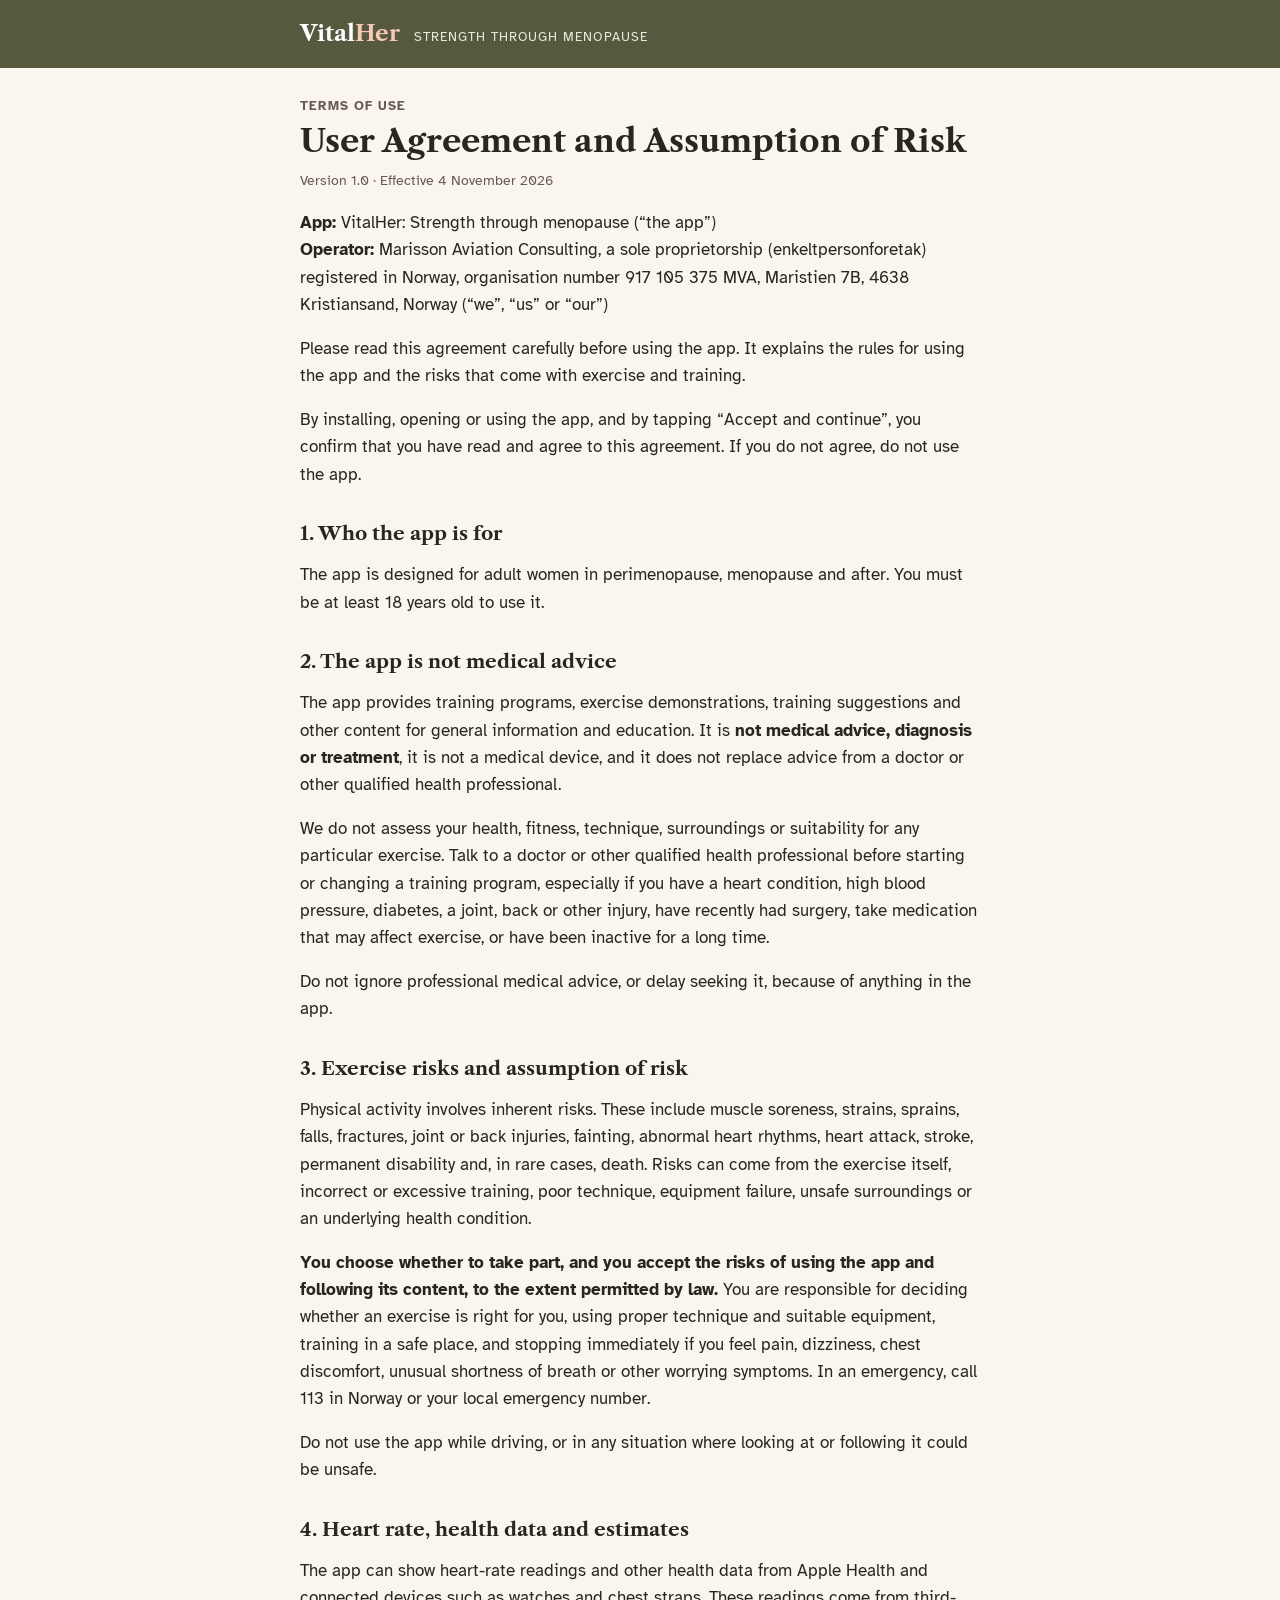
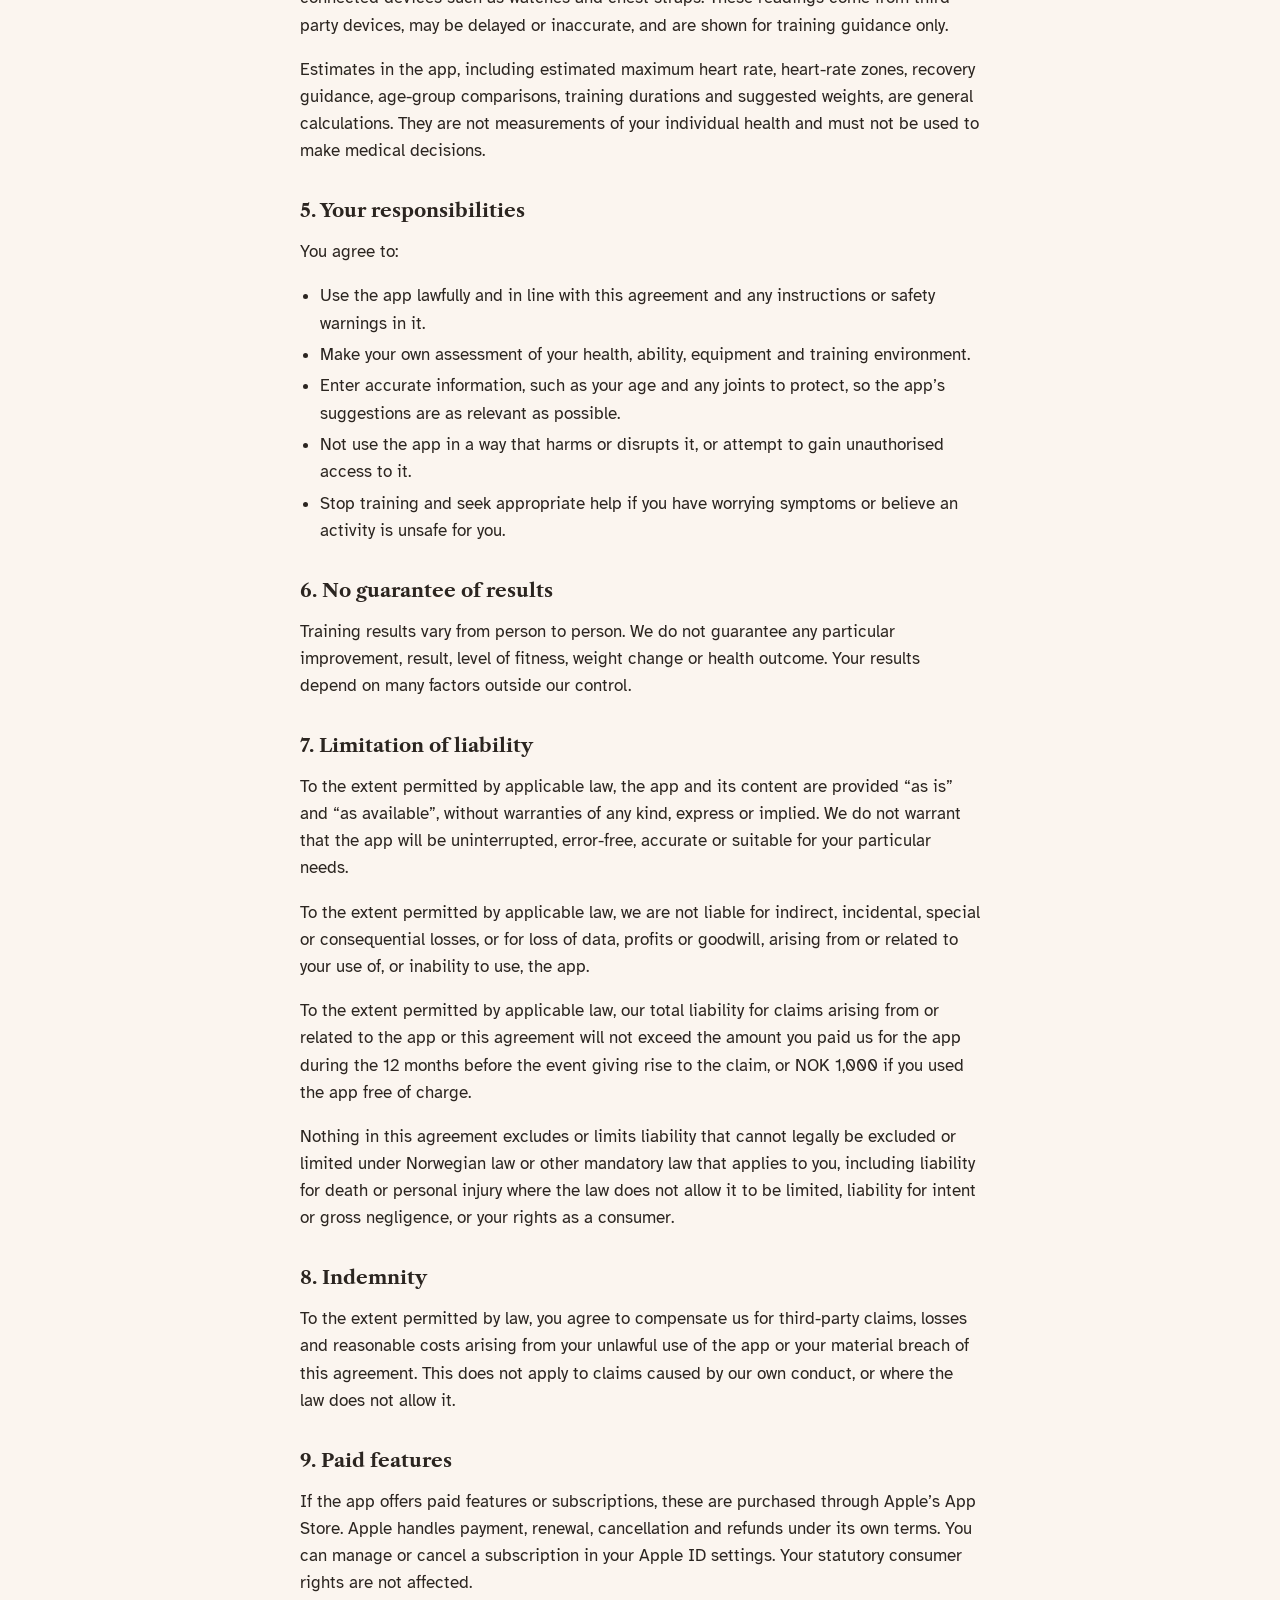
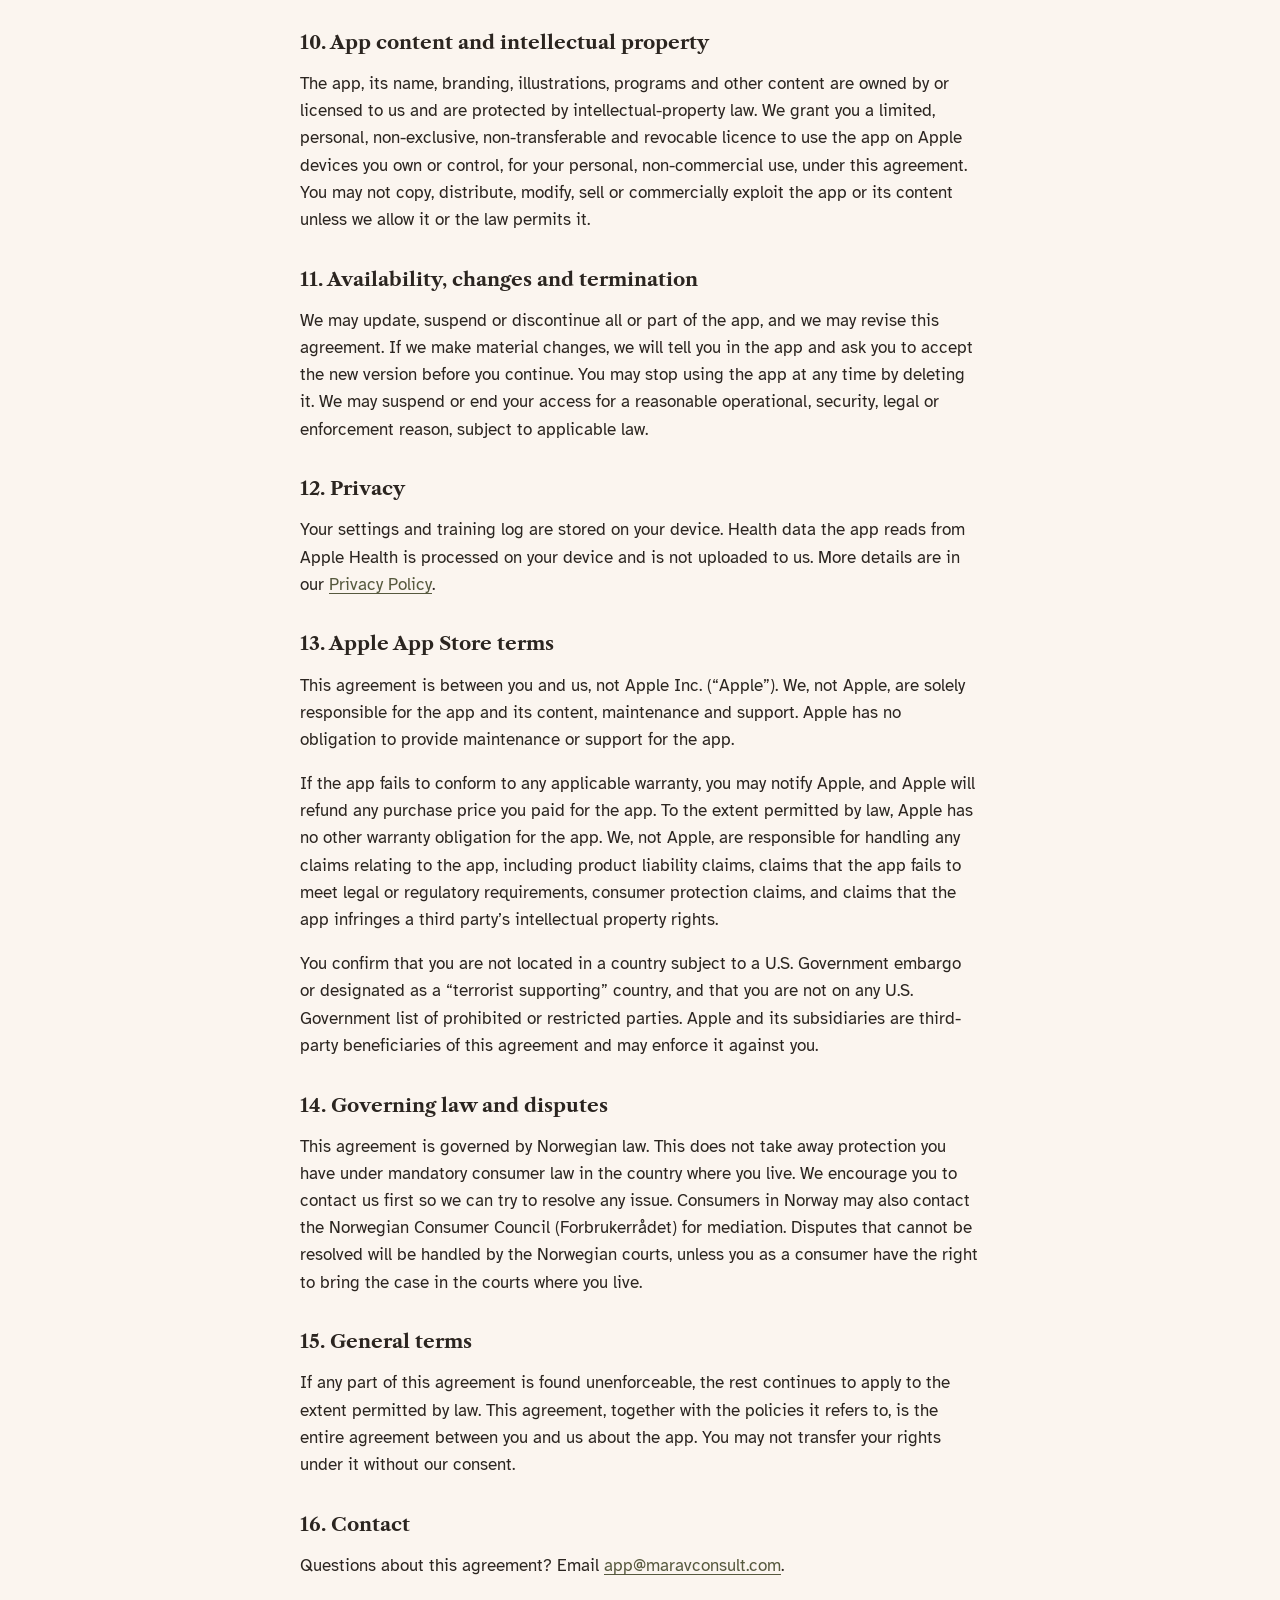
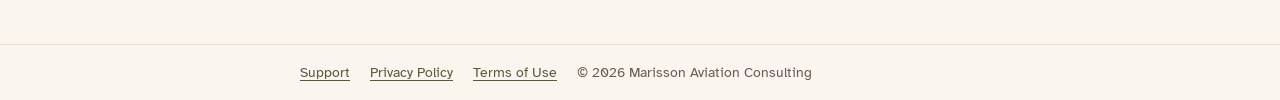
<file: terms.html>
<!doctype html>
<html lang="en">
<head>
<meta charset="utf-8">
<meta name="viewport" content="width=device-width, initial-scale=1, viewport-fit=cover">
<title>Terms of Use · VitalHer: Strength through menopause</title>
<meta name="description" content="The User Agreement for VitalHer: Strength through menopause, including subscriptions, exercise risks and your rights.">
<link rel="stylesheet" href="fonts.css">
<link rel="stylesheet" href="pages.css">
</head>
<body>
<header class="top"><div class="in"><a class="mark" href="./">Vital<i>Her</i></a><span>Strength through menopause</span></div></header>
<main class="doc">
<p class="eyebrow">Terms of Use</p>
<h1>User Agreement and Assumption of Risk</h1>
<p class="meta">Version 1.0 · Effective 4 November 2026</p>
<p><b>App:</b> VitalHer: Strength through menopause (“the app”)<br>
<b>Operator:</b> Marisson Aviation Consulting, a sole proprietorship (enkeltpersonforetak) registered in Norway, organisation number 917 105 375 MVA, Maristien 7B, 4638 Kristiansand, Norway (“we”, “us” or “our”)</p>
<p>Please read this agreement carefully before using the app. It explains the rules for using the app and the risks that come with exercise and training.</p>
<p>By installing, opening or using the app, and by tapping “Accept and continue”, you confirm that you have read and agree to this agreement. If you do not agree, do not use the app.</p>

<h2>1. Who the app is for</h2>
<p>The app is designed for adult women in perimenopause, menopause and after. You must be at least 18 years old to use it.</p>

<h2>2. The app is not medical advice</h2>
<p>The app provides training programs, exercise demonstrations, training suggestions and other content for general information and education. It is <b>not medical advice, diagnosis or treatment</b>, it is not a medical device, and it does not replace advice from a doctor or other qualified health professional.</p>
<p>We do not assess your health, fitness, technique, surroundings or suitability for any particular exercise. Talk to a doctor or other qualified health professional before starting or changing a training program, especially if you have a heart condition, high blood pressure, diabetes, a joint, back or other injury, have recently had surgery, take medication that may affect exercise, or have been inactive for a long time.</p>
<p>Do not ignore professional medical advice, or delay seeking it, because of anything in the app.</p>

<h2>3. Exercise risks and assumption of risk</h2>
<p>Physical activity involves inherent risks. These include muscle soreness, strains, sprains, falls, fractures, joint or back injuries, fainting, abnormal heart rhythms, heart attack, stroke, permanent disability and, in rare cases, death. Risks can come from the exercise itself, incorrect or excessive training, poor technique, equipment failure, unsafe surroundings or an underlying health condition.</p>
<p><b>You choose whether to take part, and you accept the risks of using the app and following its content, to the extent permitted by law.</b> You are responsible for deciding whether an exercise is right for you, using proper technique and suitable equipment, training in a safe place, and stopping immediately if you feel pain, dizziness, chest discomfort, unusual shortness of breath or other worrying symptoms. In an emergency, call 113 in Norway or your local emergency number.</p>
<p>Do not use the app while driving, or in any situation where looking at or following it could be unsafe.</p>

<h2>4. Heart rate, health data and estimates</h2>
<p>The app can show heart-rate readings and other health data from Apple Health and connected devices such as watches and chest straps. These readings come from third-party devices, may be delayed or inaccurate, and are shown for training guidance only.</p>
<p>Estimates in the app, including estimated maximum heart rate, heart-rate zones, recovery guidance, age-group comparisons, training durations and suggested weights, are general calculations. They are not measurements of your individual health and must not be used to make medical decisions.</p>

<h2>5. Your responsibilities</h2>
<p>You agree to:</p>
<ul>
<li>Use the app lawfully and in line with this agreement and any instructions or safety warnings in it.</li>
<li>Make your own assessment of your health, ability, equipment and training environment.</li>
<li>Enter accurate information, such as your age and any joints to protect, so the app’s suggestions are as relevant as possible.</li>
<li>Not use the app in a way that harms or disrupts it, or attempt to gain unauthorised access to it.</li>
<li>Stop training and seek appropriate help if you have worrying symptoms or believe an activity is unsafe for you.</li>
</ul>

<h2>6. No guarantee of results</h2>
<p>Training results vary from person to person. We do not guarantee any particular improvement, result, level of fitness, weight change or health outcome. Your results depend on many factors outside our control.</p>

<h2>7. Limitation of liability</h2>
<p>To the extent permitted by applicable law, the app and its content are provided “as is” and “as available”, without warranties of any kind, express or implied. We do not warrant that the app will be uninterrupted, error-free, accurate or suitable for your particular needs.</p>
<p>To the extent permitted by applicable law, we are not liable for indirect, incidental, special or consequential losses, or for loss of data, profits or goodwill, arising from or related to your use of, or inability to use, the app.</p>
<p>To the extent permitted by applicable law, our total liability for claims arising from or related to the app or this agreement will not exceed the amount you paid us for the app during the 12 months before the event giving rise to the claim, or NOK 1,000 if you used the app free of charge.</p>
<p>Nothing in this agreement excludes or limits liability that cannot legally be excluded or limited under Norwegian law or other mandatory law that applies to you, including liability for death or personal injury where the law does not allow it to be limited, liability for intent or gross negligence, or your rights as a consumer.</p>

<h2>8. Indemnity</h2>
<p>To the extent permitted by law, you agree to compensate us for third-party claims, losses and reasonable costs arising from your unlawful use of the app or your material breach of this agreement. This does not apply to claims caused by our own conduct, or where the law does not allow it.</p>

<h2>9. Paid features</h2>
<p>If the app offers paid features or subscriptions, these are purchased through Apple’s App Store. Apple handles payment, renewal, cancellation and refunds under its own terms. You can manage or cancel a subscription in your Apple ID settings. Your statutory consumer rights are not affected.</p>

<h2>10. App content and intellectual property</h2>
<p>The app, its name, branding, illustrations, programs and other content are owned by or licensed to us and are protected by intellectual-property law. We grant you a limited, personal, non-exclusive, non-transferable and revocable licence to use the app on Apple devices you own or control, for your personal, non-commercial use, under this agreement. You may not copy, distribute, modify, sell or commercially exploit the app or its content unless we allow it or the law permits it.</p>

<h2>11. Availability, changes and termination</h2>
<p>We may update, suspend or discontinue all or part of the app, and we may revise this agreement. If we make material changes, we will tell you in the app and ask you to accept the new version before you continue. You may stop using the app at any time by deleting it. We may suspend or end your access for a reasonable operational, security, legal or enforcement reason, subject to applicable law.</p>

<h2>12. Privacy</h2>
<p>Your settings and training log are stored on your device. Health data the app reads from Apple Health is processed on your device and is not uploaded to us. More details are in our <a href="https://vidarmar.github.io/vitalher/privacy.html" target="_blank" rel="noopener">Privacy Policy</a>.</p>

<h2>13. Apple App Store terms</h2>
<p>This agreement is between you and us, not Apple Inc. (“Apple”). We, not Apple, are solely responsible for the app and its content, maintenance and support. Apple has no obligation to provide maintenance or support for the app.</p>
<p>If the app fails to conform to any applicable warranty, you may notify Apple, and Apple will refund any purchase price you paid for the app. To the extent permitted by law, Apple has no other warranty obligation for the app. We, not Apple, are responsible for handling any claims relating to the app, including product liability claims, claims that the app fails to meet legal or regulatory requirements, consumer protection claims, and claims that the app infringes a third party’s intellectual property rights.</p>
<p>You confirm that you are not located in a country subject to a U.S. Government embargo or designated as a “terrorist supporting” country, and that you are not on any U.S. Government list of prohibited or restricted parties. Apple and its subsidiaries are third-party beneficiaries of this agreement and may enforce it against you.</p>

<h2>14. Governing law and disputes</h2>
<p>This agreement is governed by Norwegian law. This does not take away protection you have under mandatory consumer law in the country where you live. We encourage you to contact us first so we can try to resolve any issue. Consumers in Norway may also contact the Norwegian Consumer Council (Forbrukerrådet) for mediation. Disputes that cannot be resolved will be handled by the Norwegian courts, unless you as a consumer have the right to bring the case in the courts where you live.</p>

<h2>15. General terms</h2>
<p>If any part of this agreement is found unenforceable, the rest continues to apply to the extent permitted by law. This agreement, together with the policies it refers to, is the entire agreement between you and us about the app. You may not transfer your rights under it without our consent.</p>

<h2>16. Contact</h2>
<p>Questions about this agreement? Email <a href="mailto:app@maravconsult.com">app@maravconsult.com</a>.</p>
</main>
<footer class="foot"><div class="in"><a href="support.html">Support</a><a href="privacy.html">Privacy Policy</a><a href="terms.html">Terms of Use</a><span>© 2026 Marisson Aviation Consulting</span></div></footer>
</body>
</html>
</file>
<file: fonts.css>
@font-face{font-family:'Libre Caslon Text';src:url('fonts/caslon-400.woff2') format('woff2');font-weight:400;font-style:normal;font-display:swap}
@font-face{font-family:'Libre Caslon Text';src:url('fonts/caslon-700.woff2') format('woff2');font-weight:700;font-style:normal;font-display:swap}
@font-face{font-family:'Atkinson Hyperlegible';src:url('fonts/atkinson-400-normal.woff2') format('woff2');font-weight:400;font-style:normal;font-display:swap}
@font-face{font-family:'Atkinson Hyperlegible';src:url('fonts/atkinson-700-normal.woff2') format('woff2');font-weight:700;font-style:normal;font-display:swap}
@font-face{font-family:'Atkinson Hyperlegible';src:url('fonts/atkinson-400-italic.woff2') format('woff2');font-weight:400;font-style:italic;font-display:swap}
</file>
<file: pages.css>
/* Jarl info pages: same Fjord palette as the app */
:root{--bg:#FBF5EF;--surface:#FFFFFF;--ink:#2B2520;--muted:#665B52;--line:#E8DBCF;--accent:#56593E;--brass:#B8563F;--hero:#56593E;--hero-ink:#FBF5EF;--hero-brass:#FFFFFF;
  --display:'Libre Caslon Text',Georgia,serif;--body:'Atkinson Hyperlegible',system-ui,-apple-system,'Segoe UI',sans-serif}
@media (prefers-color-scheme: dark){:root{--bg:#1B1715;--surface:#241F1C;--ink:#F1E9E2;--muted:#B5A79B;--line:#3B342F;--accent:#C4C79A;--brass:#F0A08A;color-scheme:dark}}
*{box-sizing:border-box}
html{-webkit-text-size-adjust:100%}
body{margin:0;background:var(--bg);color:var(--ink);font-family:var(--body);font-size:1.0625rem;line-height:1.6}
a{color:var(--accent);text-underline-offset:3px}
.top{background:var(--hero);color:var(--hero-ink);padding-top:env(safe-area-inset-top,0px)}
.top .in,.foot .in{max-width:720px;margin:0 auto;padding:16px 20px;display:flex;align-items:baseline;gap:14px;flex-wrap:wrap}
.mark{font-family:var(--display);font-weight:700;color:var(--hero-brass);text-decoration:none;font-size:1.4rem}
.top span{color:#E9EAD9;font-size:.8rem;letter-spacing:.08em;text-transform:uppercase}
.doc{max-width:720px;margin:0 auto;padding-inline:20px;padding-block:28px 48px}
.eyebrow{font-size:.8rem;letter-spacing:.08em;text-transform:uppercase;color:var(--muted);font-weight:700;margin:0}
h1,h2{font-family:var(--display);line-height:1.15;text-wrap:balance}
h1{font-size:2rem;font-weight:700;margin:.2em 0 .3em}
h2{font-size:1.2rem;font-weight:700;margin:1.8em 0 .4em}
.meta{color:var(--muted);font-size:.9rem;margin-top:0}
.summary{background:var(--surface);border:1px solid var(--line);border-left:4px solid var(--brass);border-radius:12px;padding:6px 20px 14px;margin:20px 0}
.summary h2{margin-top:.8em}
ul{padding-left:1.2em}
li{margin:.25em 0}
details{background:var(--surface);border:1px solid var(--line);border-radius:12px;padding:12px 16px;margin:10px 0}
summary{cursor:pointer;font-weight:700}
details p{margin:.6em 0 .2em}
.note{color:var(--muted);font-size:.9rem;border-top:1px solid var(--line);padding-top:16px;margin-top:32px}
.foot{border-top:1px solid var(--line);padding-bottom:env(safe-area-inset-bottom,0px)}
.foot .in{font-size:.9rem;color:var(--muted);gap:20px}

.mark i{font-style:normal;color:#F6C9B8}
</file>
